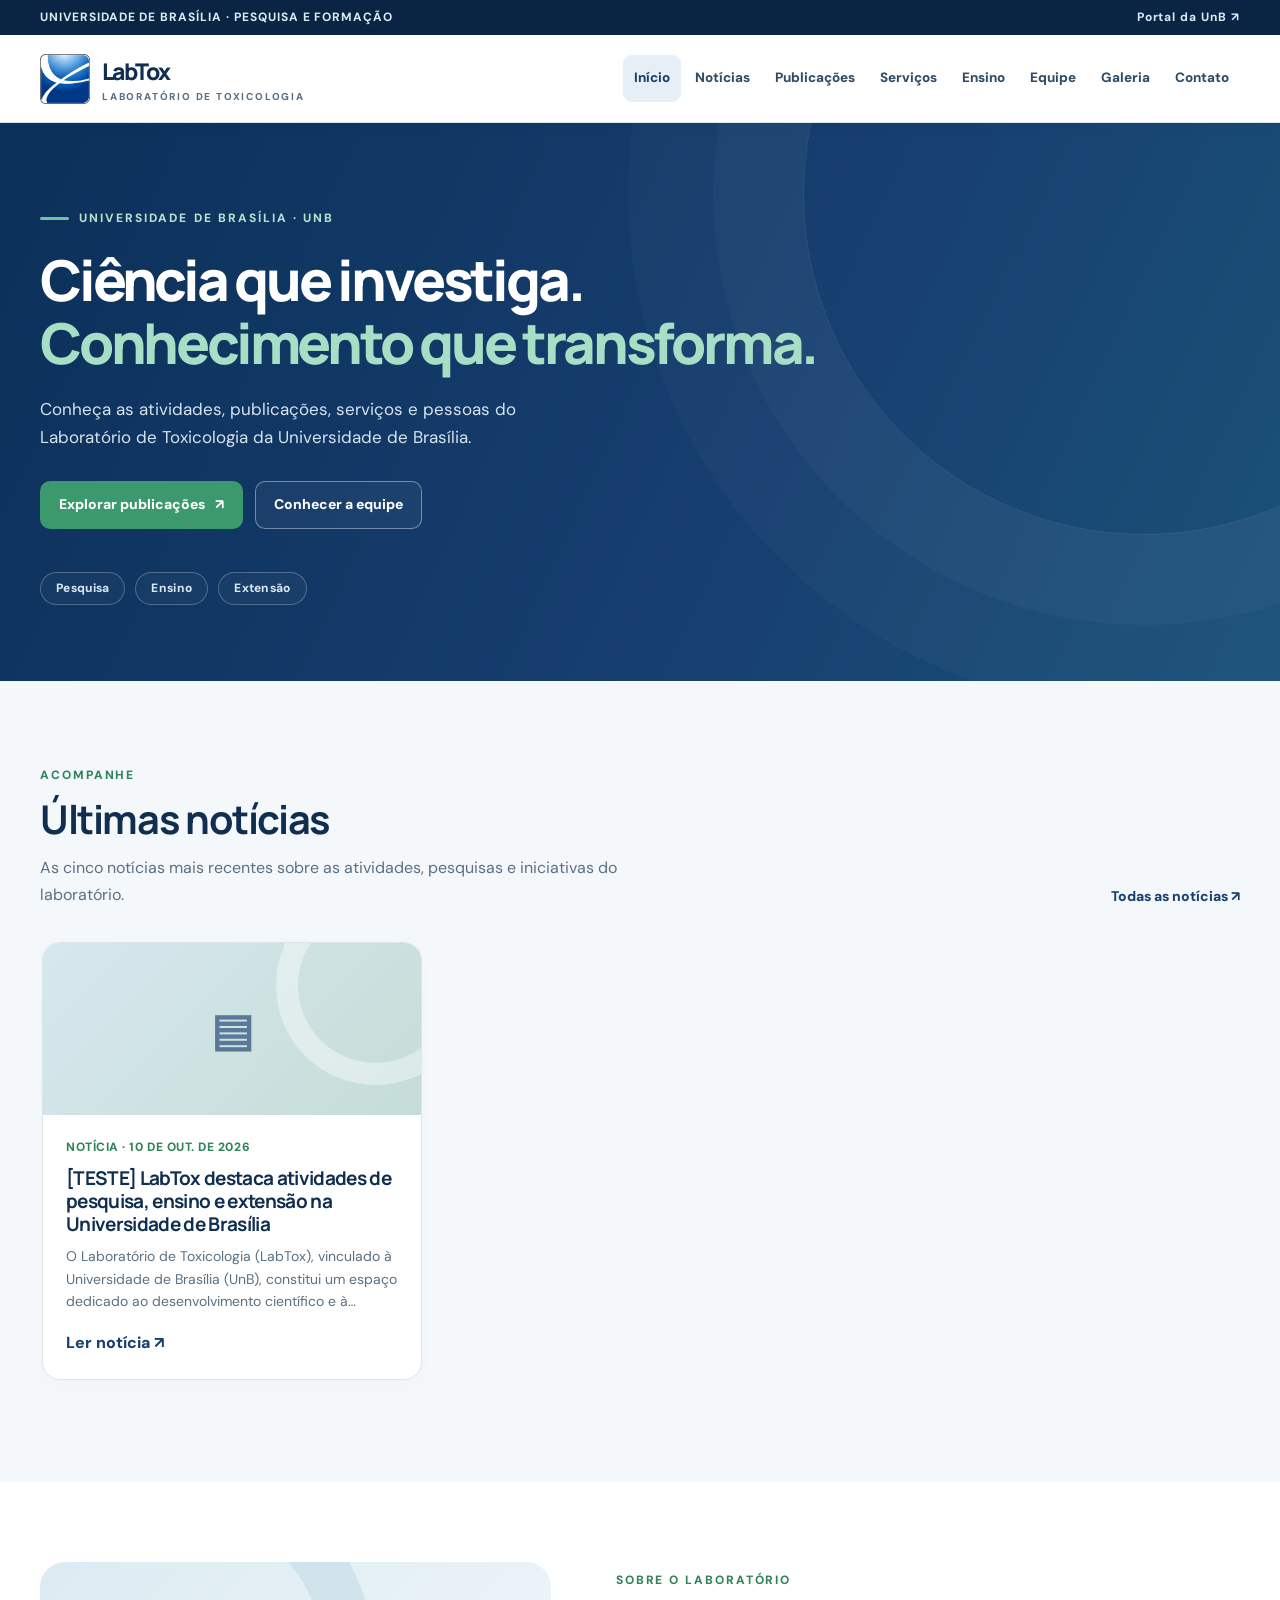
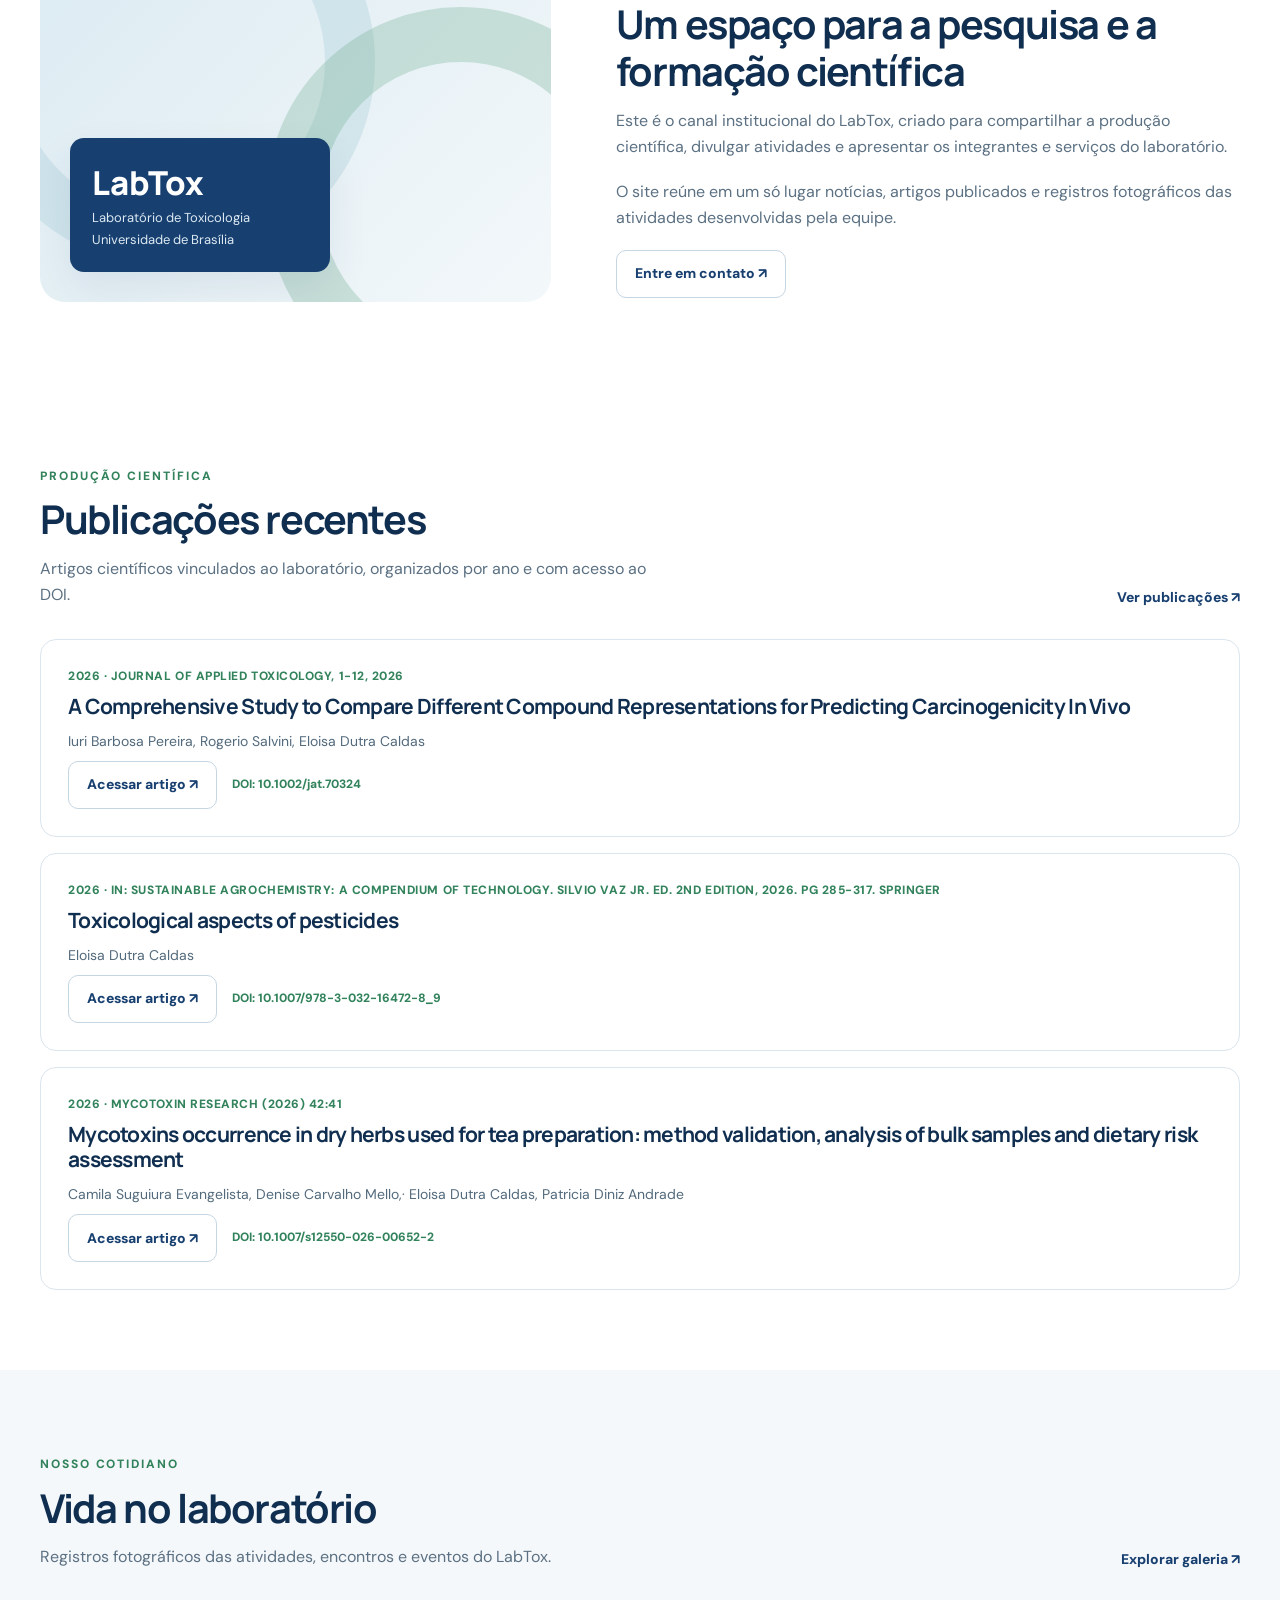
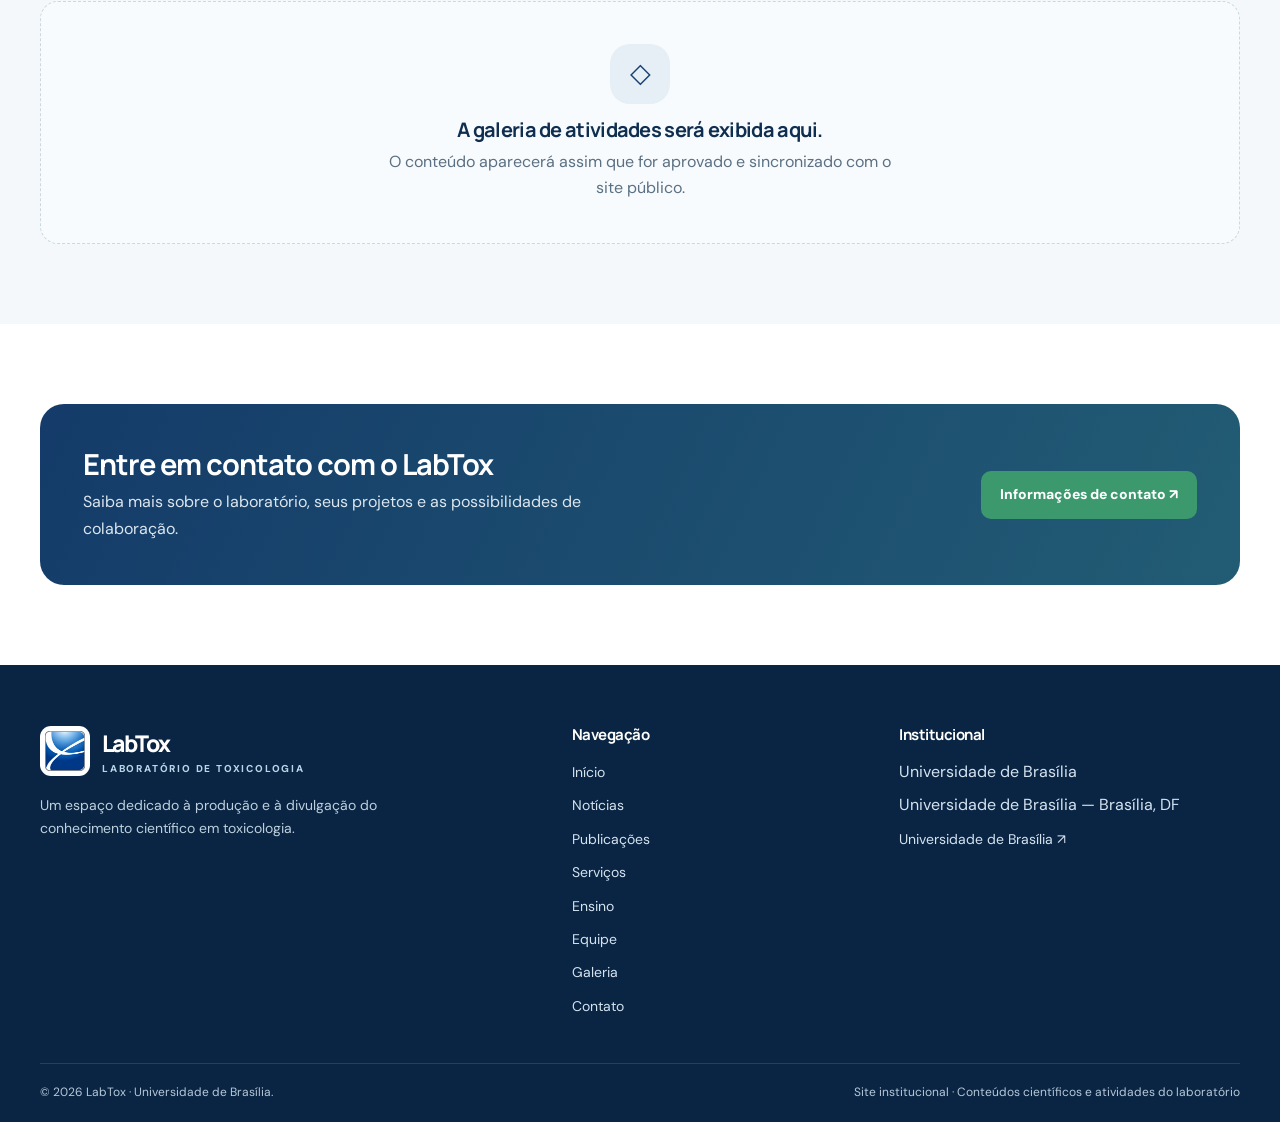
<file: index.html>
<!doctype html>
<html lang="pt-BR">
<head>
  <meta charset="utf-8">
  <meta name="viewport" content="width=device-width, initial-scale=1">
  <meta name="description" content="Site do Laboratório de Toxicologia da Universidade de Brasília.">
  <meta name="theme-color" content="#173f70">
  <title>Início | LabTox — Laboratório de Toxicologia</title>
  <link rel="icon" href="assets/favicon.svg" type="image/svg+xml">
  <link rel="stylesheet" href="css/style.css">
  <script defer src="js/config.js"></script>
  <script defer src="js/site.js"></script>
</head>
<body data-page="inicio">
  <div id="site-header"></div>
  <main id="main"><section class="hero" aria-labelledby="hero-title">
  <div class="container hero-grid hero-grid-simple">
    <div class="hero-copy">
      <span class="eyebrow">Universidade de Brasília · UnB</span>
      <h1 id="hero-title">Ciência que investiga.<br><em>Conhecimento que transforma.</em></h1>
      <p>Conheça as atividades, publicações, serviços e pessoas do Laboratório de Toxicologia da Universidade de Brasília.</p>
      <div class="actions"><a class="btn btn-green" href="publicacoes.html">Explorar publicações <span aria-hidden="true">↗</span></a><a class="btn btn-outline-light" href="equipe.html">Conhecer a equipe</a></div>
      <div class="hero-topics" aria-label="Pesquisa, ensino e extensão"><span>Pesquisa</span><span>Ensino</span><span>Extensão</span></div>
    </div>
  </div>
</section>
<section class="section section-soft" aria-labelledby="news-title">
  <div class="container">
    <div class="section-head"><div><span class="kicker">Acompanhe</span><h2 id="news-title">Últimas notícias</h2><p>As cinco notícias mais recentes sobre as atividades, pesquisas e iniciativas do laboratório.</p></div><a class="text-link" href="noticias.html">Todas as notícias ↗</a></div>
    <div class="news-carousel-shell">
      <div id="home-news" class="news-track" role="region" aria-roledescription="carrossel" aria-label="Cinco notícias mais recentes" tabindex="0">Carregando notícias…</div>
      <div class="news-carousel-toolbar" id="news-controls" hidden>
        <span id="home-news-status" class="news-status" aria-live="polite"></span>
        <div class="news-carousel-arrows"><button id="home-news-prev" type="button" aria-label="Notícia anterior" aria-controls="home-news">←</button><button id="home-news-next" type="button" aria-label="Próxima notícia" aria-controls="home-news">→</button></div>
      </div>
      <div id="home-news-dots" class="news-dots" aria-label="Escolher notícia"></div>
    </div>
  </div>
</section>
<section class="section"><div class="container intro-grid"><div class="intro-surface"><div class="intro-label"><strong>LabTox</strong><span>Laboratório de Toxicologia<br>Universidade de Brasília</span></div></div><div class="copy"><span class="kicker">Sobre o laboratório</span><h2>Um espaço para a pesquisa e a formação científica</h2><p>Este é o canal institucional do LabTox, criado para compartilhar a produção científica, divulgar atividades e apresentar os integrantes e serviços do laboratório.</p><p>O site reúne em um só lugar notícias, artigos publicados e registros fotográficos das atividades desenvolvidas pela equipe.</p><a class="btn btn-outline" href="contato.html">Entre em contato ↗</a></div></div></section>
<section class="section" aria-labelledby="papers-title"><div class="container"><div class="section-head"><div><span class="kicker">Produção científica</span><h2 id="papers-title">Publicações recentes</h2><p>Artigos científicos vinculados ao laboratório, organizados por ano e com acesso ao DOI.</p></div><a class="text-link" href="publicacoes.html">Ver publicações ↗</a></div><div id="home-papers" class="stack">Carregando publicações…</div></div></section>
<section class="section section-soft" aria-labelledby="albums-title"><div class="container"><div class="section-head"><div><span class="kicker">Nosso cotidiano</span><h2 id="albums-title">Vida no laboratório</h2><p>Registros fotográficos das atividades, encontros e eventos do LabTox.</p></div><a class="text-link" href="galeria.html">Explorar galeria ↗</a></div><div id="home-albums" class="card-grid">Carregando álbuns…</div></div></section>
<section class="section"><div class="container"><div class="cta-band"><div><h2>Entre em contato com o LabTox</h2><p>Saiba mais sobre o laboratório, seus projetos e as possibilidades de colaboração.</p></div><a class="btn btn-green" href="contato.html">Informações de contato ↗</a></div></div></section></main>
  <div id="site-footer"></div>
  <button id="back-top" class="back-top" type="button" aria-label="Voltar ao topo">↑</button>
</body>
</html>
</file>
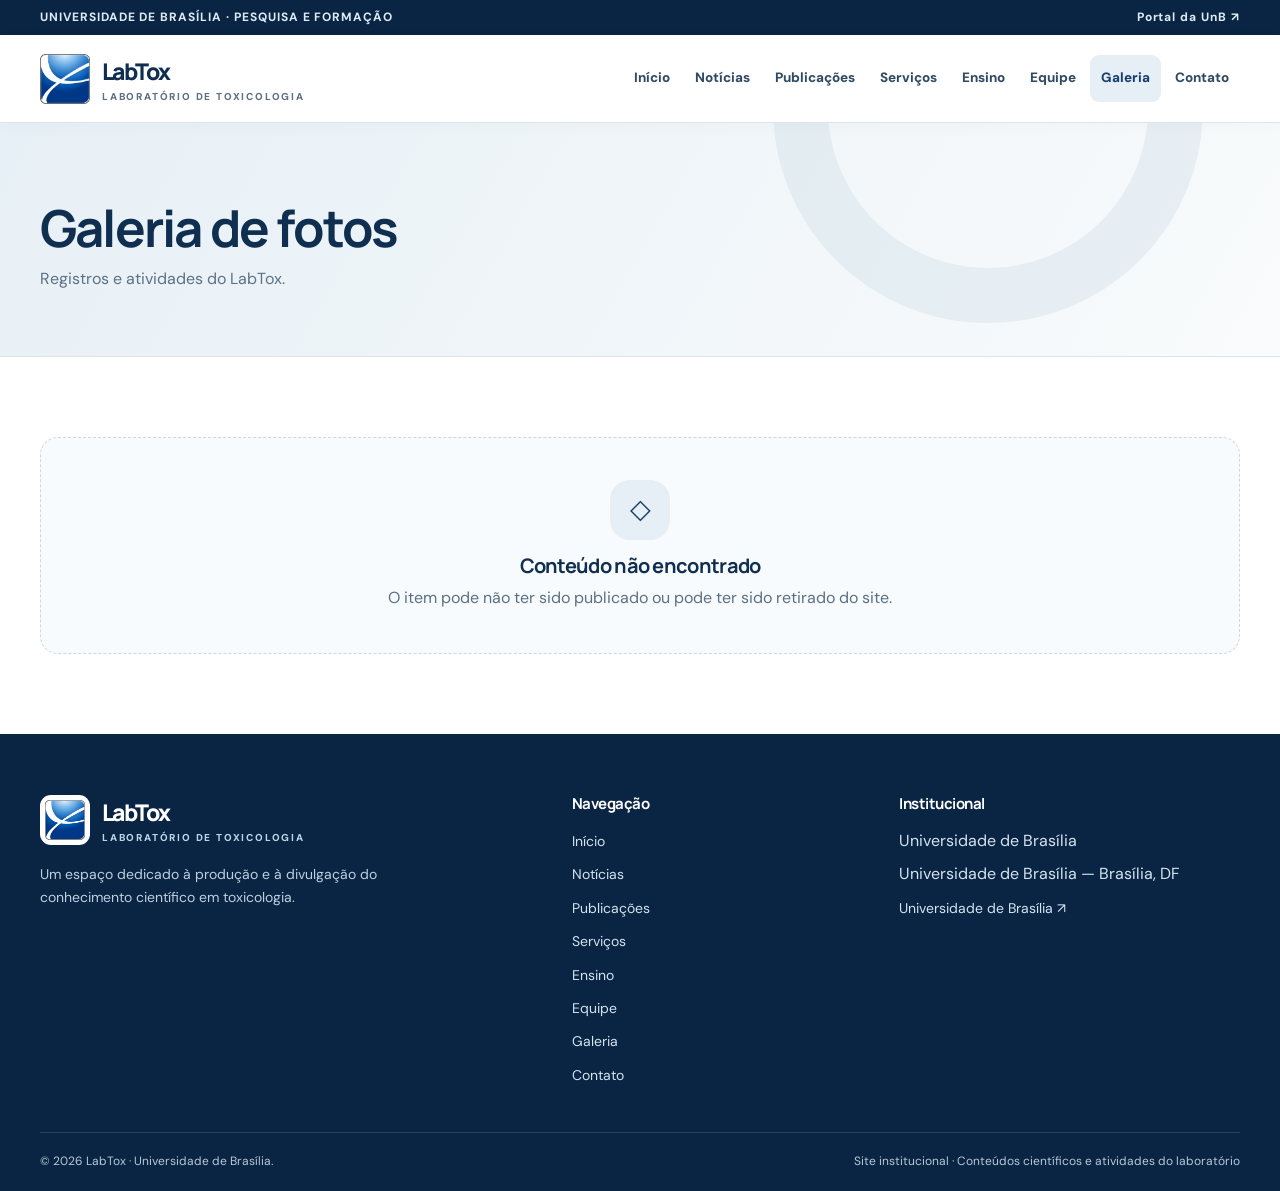
<file: album.html>
<!doctype html>
<html lang="pt-BR">
<head>
  <meta charset="utf-8">
  <meta name="viewport" content="width=device-width, initial-scale=1">
  <meta name="description" content="Galeria de fotos do Laboratório de Toxicologia.">
  <meta name="theme-color" content="#173f70">
  <title>Álbum de fotos | LabTox — Laboratório de Toxicologia</title>
  <link rel="icon" href="assets/favicon.svg" type="image/svg+xml">
  <link rel="stylesheet" href="css/style.css">
  <script defer src="js/config.js"></script>
  <script defer src="js/site.js"></script>
</head>
<body data-page="album">
  <div id="site-header"></div>
  <main id="main"><section class="page-hero"><div class="container"><div class="breadcrumb"><a href="index.html">Início</a><span aria-hidden="true">/</span>Galeria de fotos</div><h1>Galeria de fotos</h1><p>Registros e atividades do LabTox.</p></div></section><section class="section"><div class="container" id="detail-root">Carregando álbum…</div></section><div id="lightbox" class="lightbox" aria-hidden="true" role="dialog" aria-label="Fotografia ampliada"><button type="button" id="close-lightbox" aria-label="Fechar imagem">✕ Fechar</button><img id="lightbox-image" alt=""></div></main>
  <div id="site-footer"></div>
  <button id="back-top" class="back-top" type="button" aria-label="Voltar ao topo">↑</button>
</body>
</html>
</file>
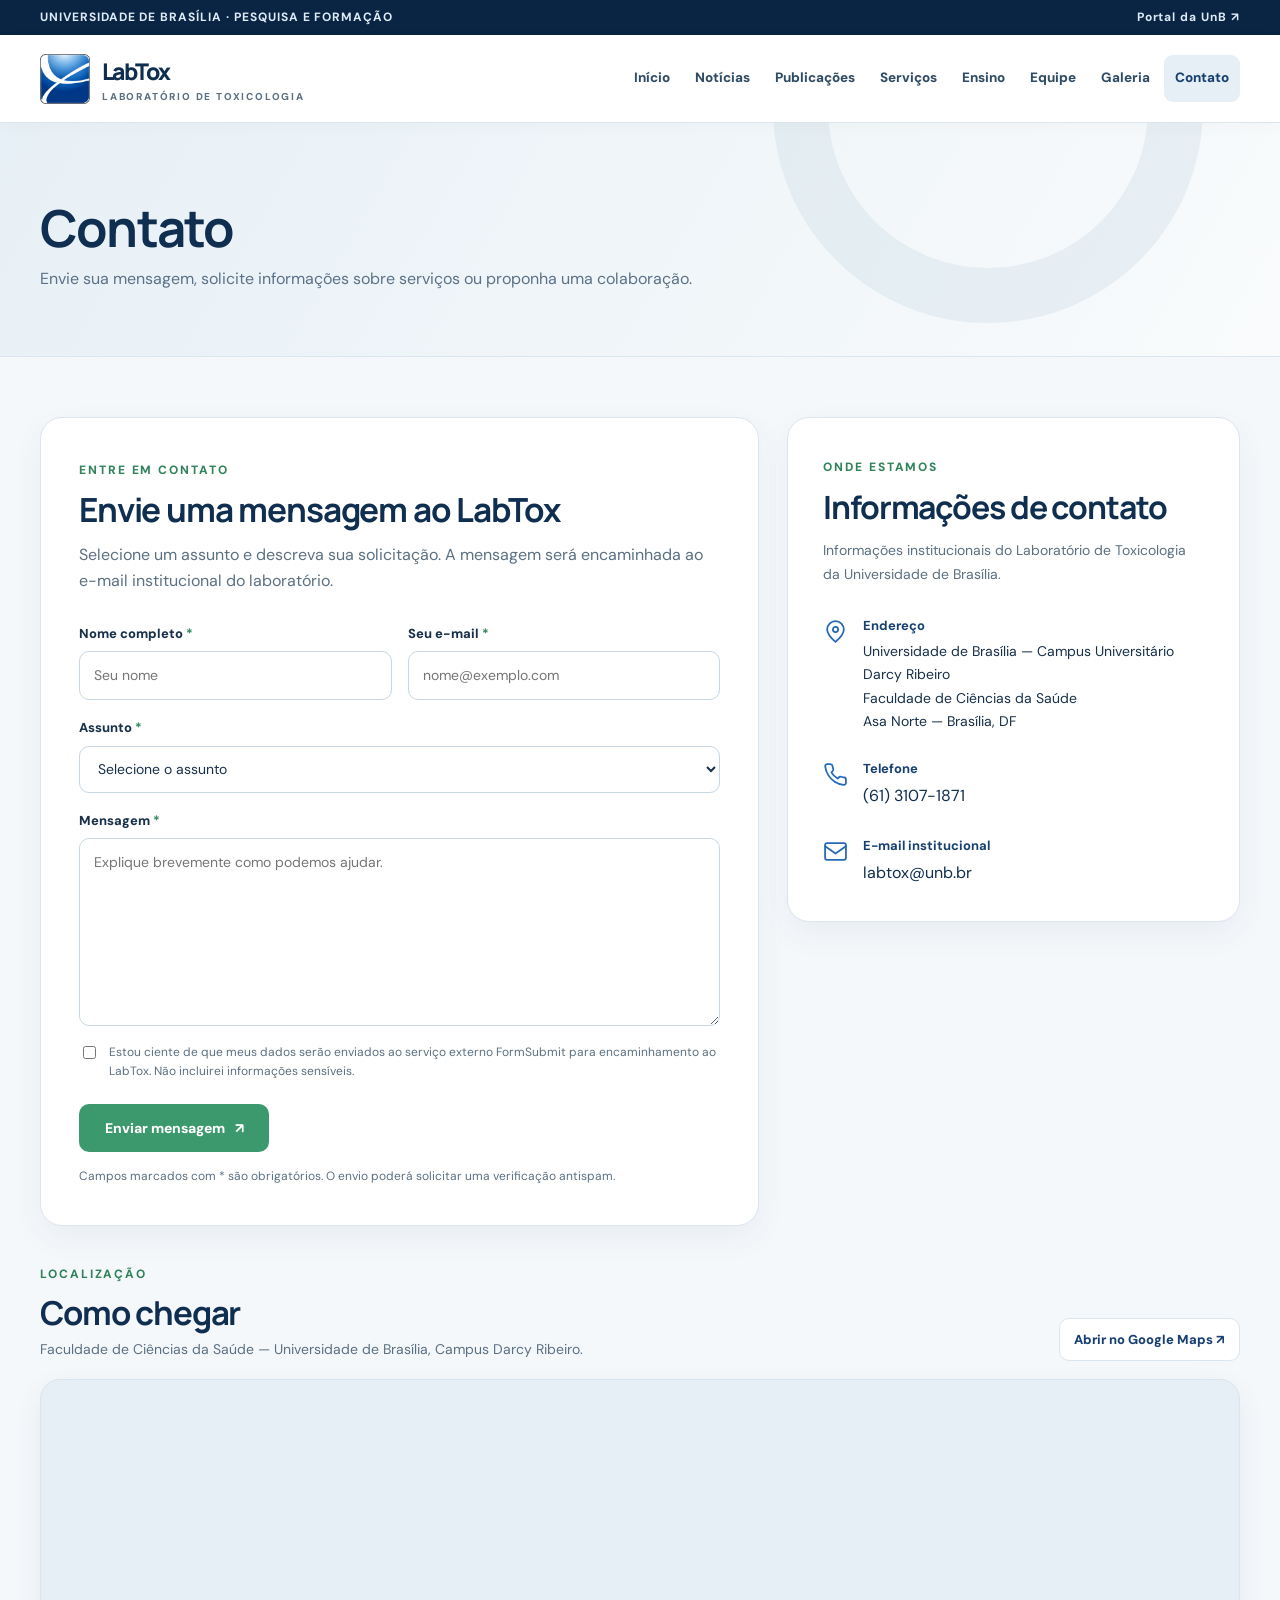
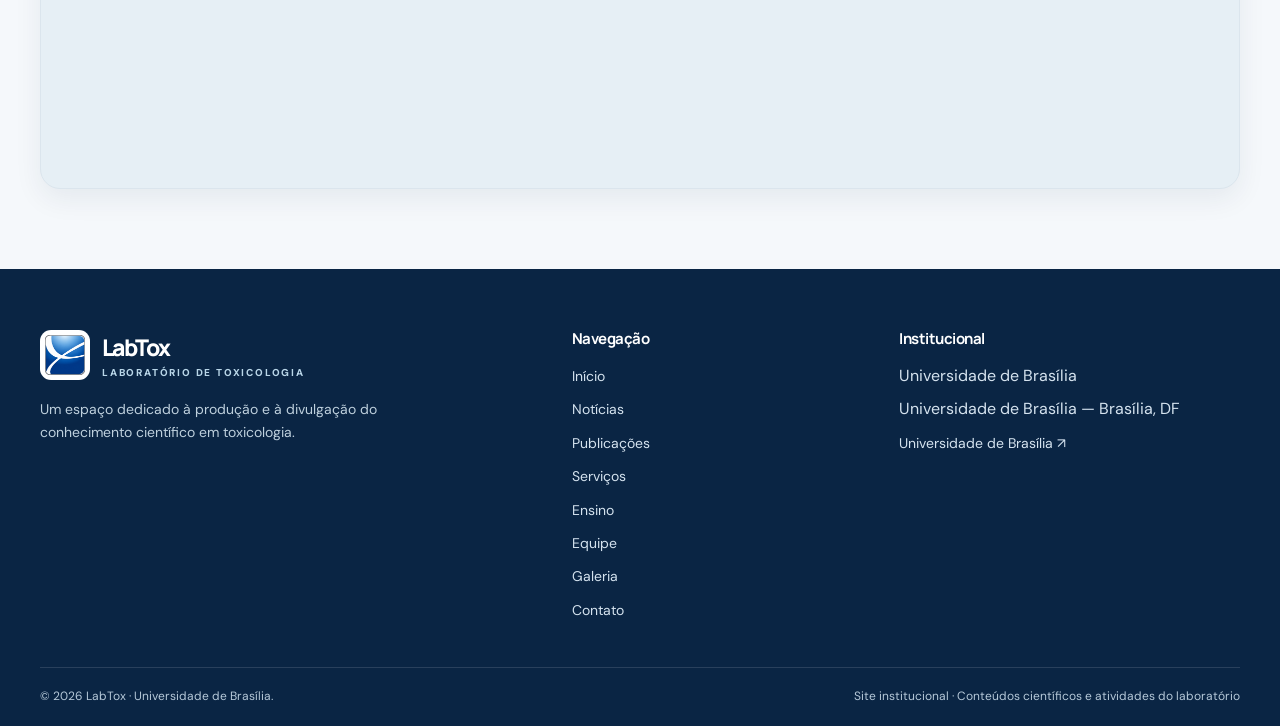
<file: contato.html>
<!doctype html>
<html lang="pt-BR">
<head>
  <meta charset="utf-8">
  <meta name="viewport" content="width=device-width, initial-scale=1">
  <meta name="description" content="Fale com o Laboratório de Toxicologia da Universidade de Brasília.">
  <meta name="theme-color" content="#173f70">
  <title>Contato | LabTox — Laboratório de Toxicologia</title>
  <link rel="icon" href="assets/favicon.svg" type="image/svg+xml">
  <link rel="stylesheet" href="css/style.css">
  <link rel="stylesheet" href="css/contato-localizacao.css">
  <script defer src="js/config.js"></script>
  <script defer src="js/site.js"></script>
</head>
<body data-page="contato">
  <div id="site-header"></div>
  <main id="main"><section class="page-hero"><div class="container"><div class="breadcrumb"><a href="index.html">Início</a><span aria-hidden="true">/</span>Contato</div><h1>Contato</h1><p>Envie sua mensagem, solicite informações sobre serviços ou proponha uma colaboração.</p></div></section><section class="section contact-main-section" aria-labelledby="contact-heading">
  <div class="container">
    <div class="contact-top-grid">
      <section class="contact-form-card" aria-labelledby="contact-heading">
        <span class="kicker">Entre em contato</span>
        <h2 id="contact-heading">Envie uma mensagem ao LabTox</h2>
        <p class="contact-intro">Selecione um assunto e descreva sua solicitação. A mensagem será encaminhada ao e-mail institucional do laboratório.</p>
        <form id="contact-form" action="https://formsubmit.co/labtox@unb.br" method="POST" accept-charset="UTF-8">
          <input type="hidden" name="_subject" id="form-subject" value="[LabTox] Contato pelo site">
          <input type="hidden" name="_next" value="https://barboss4.github.io/labtox-site/obrigado.html">
          <input type="hidden" name="_url" value="https://barboss4.github.io/labtox-site/contato.html">
          <input type="hidden" name="_template" value="table">
          <div class="form-honeypot" aria-hidden="true"><label for="form-honey">Deixe este campo vazio</label><input id="form-honey" name="_honey" type="text" tabindex="-1" autocomplete="off"></div>
          <div class="form-row">
            <div class="form-field"><label for="form-name">Nome completo <span aria-hidden="true">*</span></label><input id="form-name" type="text" name="nome" autocomplete="name" minlength="2" maxlength="120" required placeholder="Seu nome"></div>
            <div class="form-field"><label for="form-email">Seu e-mail <span aria-hidden="true">*</span></label><input id="form-email" type="email" name="email" autocomplete="email" maxlength="160" required placeholder="nome@exemplo.com"></div>
          </div>
          <div class="form-field"><label for="form-topic">Assunto <span aria-hidden="true">*</span></label><select id="form-topic" name="assunto" required>
              <option value="" selected disabled>Selecione o assunto</option>
              <option value="Serviços">Serviços e análises</option>
              <option value="Parcerias">Parcerias e colaborações</option>
              <option value="Projetos de pesquisa">Projetos de pesquisa</option>
              <option value="Orientação acadêmica">Orientação acadêmica e estágios</option>
              <option value="Eventos e visitas">Eventos e visitas técnicas</option>
              <option value="Informações gerais">Informações gerais</option>
              <option value="Outros assuntos">Outros assuntos</option>
            </select></div>
          <div class="form-field"><label for="form-message">Mensagem <span aria-hidden="true">*</span></label><textarea id="form-message" name="mensagem" rows="7" minlength="10" maxlength="5000" required placeholder="Explique brevemente como podemos ajudar."></textarea></div>
          <label class="privacy-note"><input type="checkbox" required><span>Estou ciente de que meus dados serão enviados ao serviço externo FormSubmit para encaminhamento ao LabTox. Não incluirei informações sensíveis.</span></label>
          <button class="btn btn-green contact-submit" type="submit">Enviar mensagem <span aria-hidden="true">↗</span></button>
          <p class="form-footnote">Campos marcados com * são obrigatórios. O envio poderá solicitar uma verificação antispam.</p>
        </form>
      </section>
      <aside class="contact-location-details" aria-labelledby="contact-location-heading">
        <span class="kicker">Onde estamos</span>
        <h2 id="contact-location-heading">Informações de contato</h2>
        <p class="contact-location-lead">Informações institucionais do Laboratório de Toxicologia da Universidade de Brasília.</p>
        <ul class="contact-location-list">
          <li>
            <svg class="contact-location-icon" viewBox="0 0 24 24" fill="none" stroke="currentColor" stroke-width="1.7" stroke-linecap="round" stroke-linejoin="round" aria-hidden="true"><path d="M20 10c0 5-8 12-8 12S4 15 4 10a8 8 0 1 1 16 0Z"/><circle cx="12" cy="10" r="2.5"/></svg>
            <div><strong>Endereço</strong><address>Universidade de Brasília — Campus Universitário Darcy Ribeiro<br>Faculdade de Ciências da Saúde<br>Asa Norte — Brasília, DF</address></div>
          </li>
          <li>
            <svg class="contact-location-icon" viewBox="0 0 24 24" fill="none" stroke="currentColor" stroke-width="1.7" stroke-linecap="round" stroke-linejoin="round" aria-hidden="true"><path d="M22 16.92v3a2 2 0 0 1-2.18 2 19.79 19.79 0 0 1-8.63-3.07 19.5 19.5 0 0 1-6-6A19.79 19.79 0 0 1 2.11 4.2 2 2 0 0 1 4.1 2h3a2 2 0 0 1 2 1.72c.13.96.36 1.91.68 2.81a2 2 0 0 1-.45 2.11L8.06 9.91a16 16 0 0 0 6 6l1.27-1.27a2 2 0 0 1 2.11-.45c.9.32 1.85.55 2.81.68A2 2 0 0 1 22 16.92Z"/></svg>
            <div><strong>Telefone</strong><a href="tel:+556131071871">(61) 3107-1871</a></div>
          </li>
          <li>
            <svg class="contact-location-icon" viewBox="0 0 24 24" fill="none" stroke="currentColor" stroke-width="1.7" stroke-linecap="round" stroke-linejoin="round" aria-hidden="true"><rect x="2" y="4" width="20" height="16" rx="2"/><path d="m2 7 10 7 10-7"/></svg>
            <div><strong>E-mail institucional</strong><a href="mailto:labtox@unb.br">labtox@unb.br</a></div>
          </li>
        </ul>
      </aside>
    </div>
    <section class="contact-map-section" aria-labelledby="contact-map-heading">
      <div class="contact-map-header">
        <div><span class="kicker">Localização</span><h2 id="contact-map-heading">Como chegar</h2><p>Faculdade de Ciências da Saúde — Universidade de Brasília, Campus Darcy Ribeiro.</p></div>
        <a class="contact-map-open" href="https://www.google.com/maps/search/?api=1&amp;query=Faculdade%20de%20Ci%C3%AAncias%20da%20Sa%C3%BAde%2C%20Universidade%20de%20Bras%C3%ADlia" target="_blank" rel="noopener noreferrer">Abrir no Google Maps ↗</a>
      </div>
      <div class="contact-location-map">
        <iframe src="https://www.google.com/maps/embed?pb=!1m18!1m12!1m3!1d3839.6684085954207!2d-47.86879602487036!3d-15.768671284868121!2m3!1f0!2f0!3f0!3m2!1i1024!2i768!4f13.1!3m3!1m2!1s0x935a3ba374d75733%3A0x5e786638d67ecbc0!2sFaculdade%20de%20Ci%C3%AAncias%20da%20Sa%C3%BAde%2C%20Universidade%20de%20Bras%C3%ADlia!5e0!3m2!1spt-BR!2sbr!4v1791828515423!5m2!1spt-BR!2sbr" title="Localização da Faculdade de Ciências da Saúde, Universidade de Brasília, no Google Maps" loading="lazy" referrerpolicy="strict-origin-when-cross-origin" allowfullscreen></iframe>
      </div>
    </section>
  </div>
</section></main>
  <div id="site-footer"></div>
  <button id="back-top" class="back-top" type="button" aria-label="Voltar ao topo">↑</button>
</body>
</html>
</file>
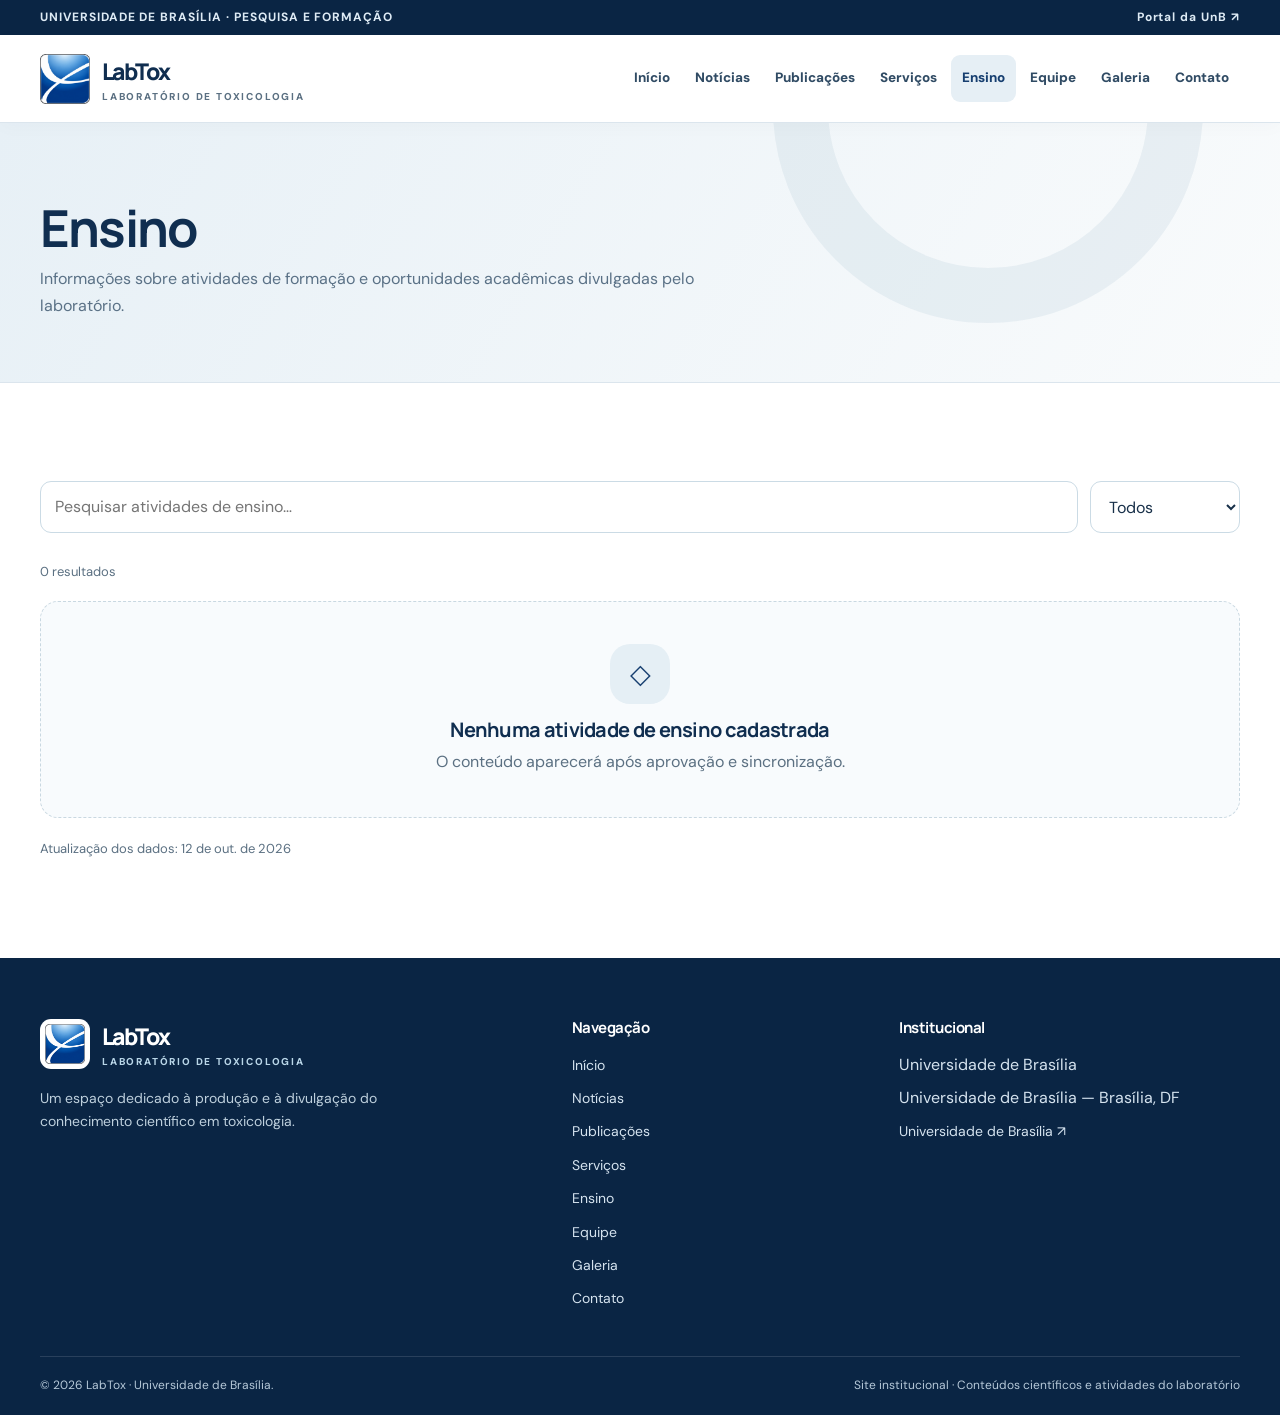
<file: ensino.html>
<!doctype html>
<html lang="pt-BR">
<head>
  <meta charset="utf-8">
  <meta name="viewport" content="width=device-width, initial-scale=1">
  <meta name="description" content="Atividades de ensino e formação do Laboratório de Toxicologia.">
  <meta name="theme-color" content="#173f70">
  <title>Ensino | LabTox — Laboratório de Toxicologia</title>
  <link rel="icon" href="assets/favicon.svg" type="image/svg+xml">
  <link rel="stylesheet" href="css/style.css">
  <script defer src="js/config.js"></script>
  <script defer src="js/site.js"></script>
</head>
<body data-page="ensino">
  <div id="site-header"></div>
  <main id="main"><section class="page-hero"><div class="container"><div class="breadcrumb"><a href="index.html">Início</a><span aria-hidden="true">/</span>Ensino</div><h1>Ensino</h1><p>Informações sobre atividades de formação e oportunidades acadêmicas divulgadas pelo laboratório.</p></div></section><section class="section"><div class="container"><p id="data-warning" class="results-count" role="status"></p><div class="filters"><label class="sr-only" for="search">Pesquisar</label><input id="search" class="filter-input" type="search" placeholder="Pesquisar atividades de ensino…" autocomplete="off"><label class="sr-only" for="filter">Categoria</label><select id="filter" class="filter-select" aria-label="Categoria"><option value="">Todos</option></select></div><p class="results-count" id="results-count" aria-live="polite"></p><div id="teaching-list" class="card-grid" aria-live="polite">Carregando conteúdo…</div><p id="updated-at" class="results-count" style="margin-top:20px"></p></div></section></main>
  <div id="site-footer"></div>
  <button id="back-top" class="back-top" type="button" aria-label="Voltar ao topo">↑</button>
</body>
</html>
</file>
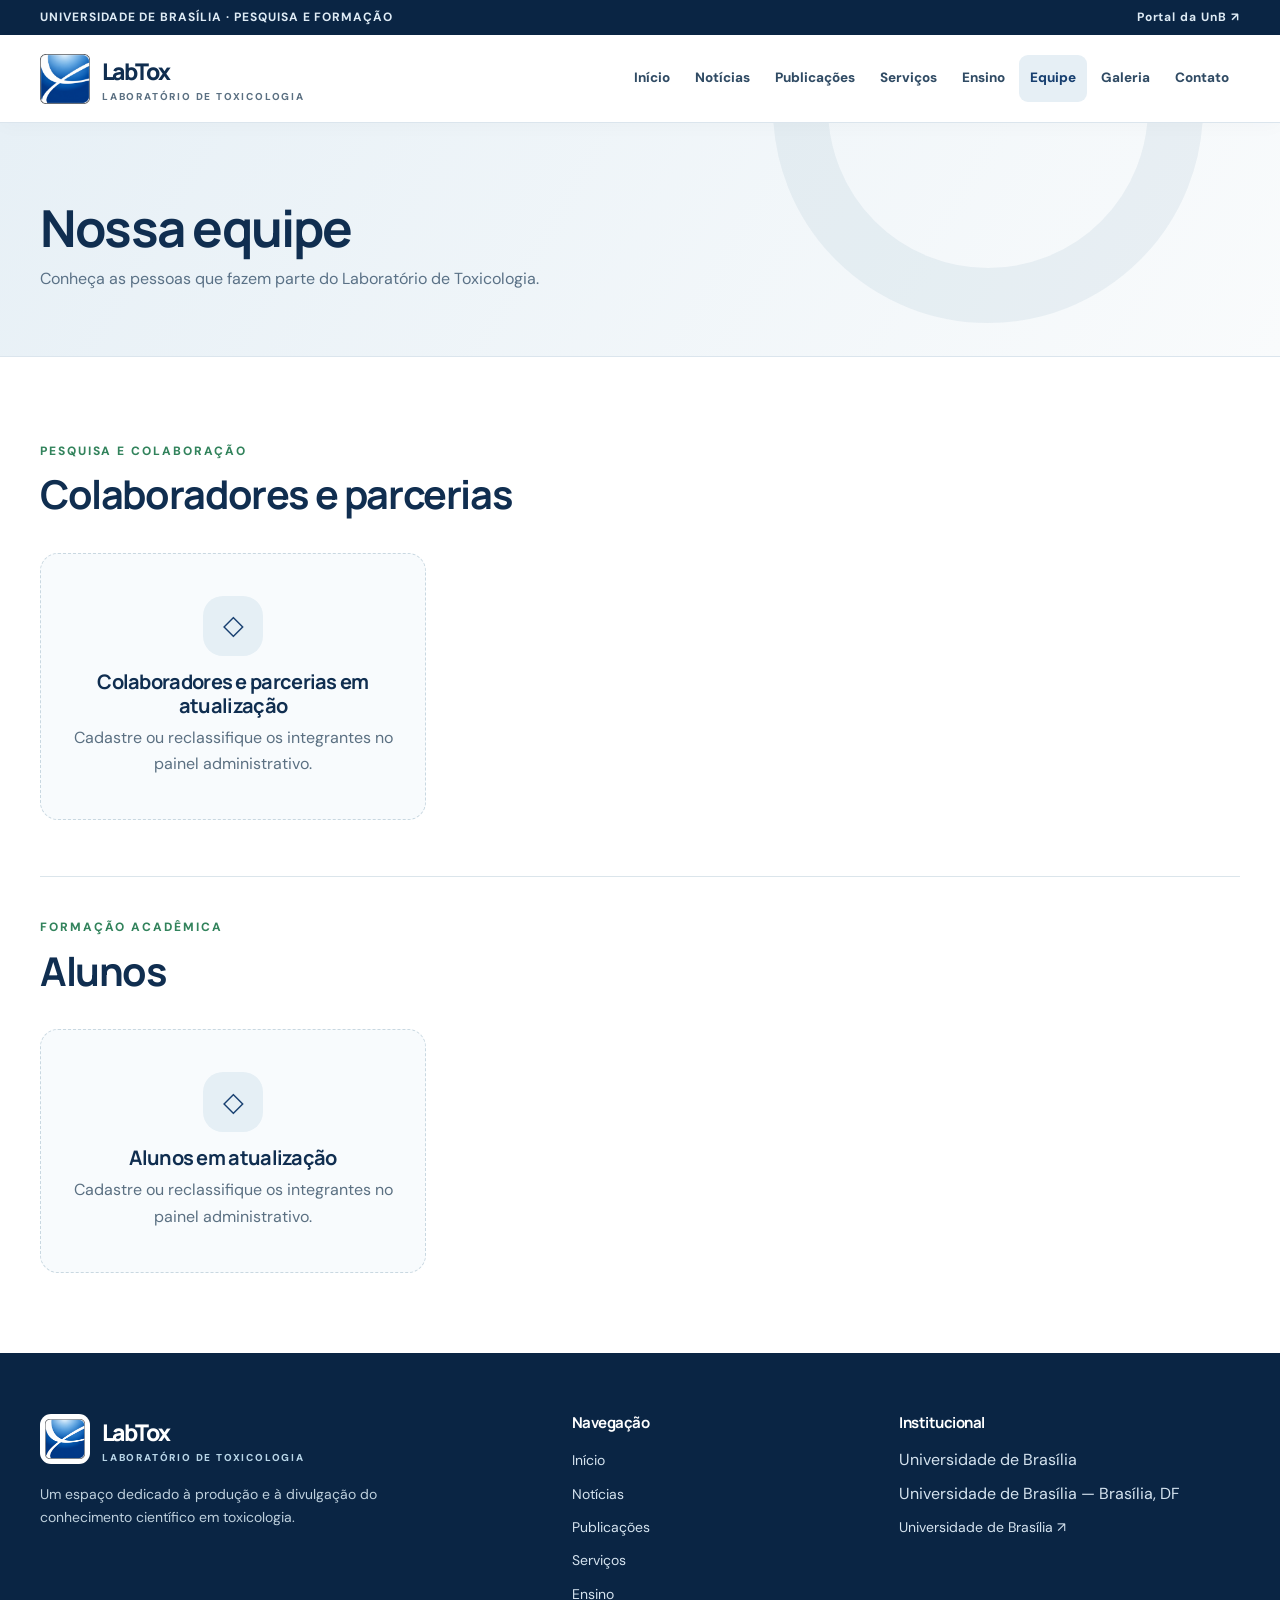
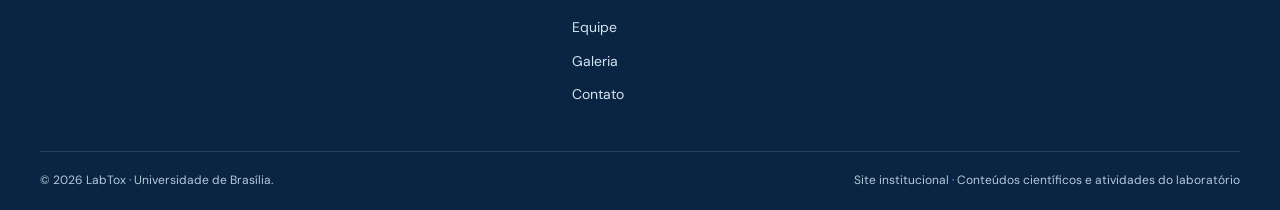
<file: equipe.html>
<!doctype html>
<html lang="pt-BR">
<head>
  <meta charset="utf-8">
  <meta name="viewport" content="width=device-width, initial-scale=1">
  <meta name="description" content="Conheça os integrantes do Laboratório de Toxicologia.">
  <meta name="theme-color" content="#173f70">
  <title>Equipe | LabTox — Laboratório de Toxicologia</title>
  <link rel="icon" href="assets/favicon.svg" type="image/svg+xml">
  <link rel="stylesheet" href="css/style.css">
  <script defer src="js/config.js"></script>
  <script defer src="js/site.js"></script>
</head>
<body data-page="equipe">
  <div id="site-header"></div>
  <main id="main"><section class="page-hero"><div class="container"><div class="breadcrumb"><a href="index.html">Início</a><span aria-hidden="true">/</span>Nossa equipe</div><h1>Nossa equipe</h1><p>Conheça as pessoas que fazem parte do Laboratório de Toxicologia.</p></div></section><section class="section"><div class="container"><section class="team-section" aria-labelledby="partners-title"><div class="section-head"><div><span class="kicker">Pesquisa e colaboração</span><h2 id="partners-title">Colaboradores e parcerias</h2></div></div><div id="team-partners" class="card-grid">Carregando…</div></section><section class="team-section" aria-labelledby="students-title"><div class="section-head"><div><span class="kicker">Formação acadêmica</span><h2 id="students-title">Alunos</h2></div></div><div id="team-students" class="card-grid">Carregando…</div></section></div></section></main>
  <div id="site-footer"></div>
  <button id="back-top" class="back-top" type="button" aria-label="Voltar ao topo">↑</button>
</body>
</html>
</file>
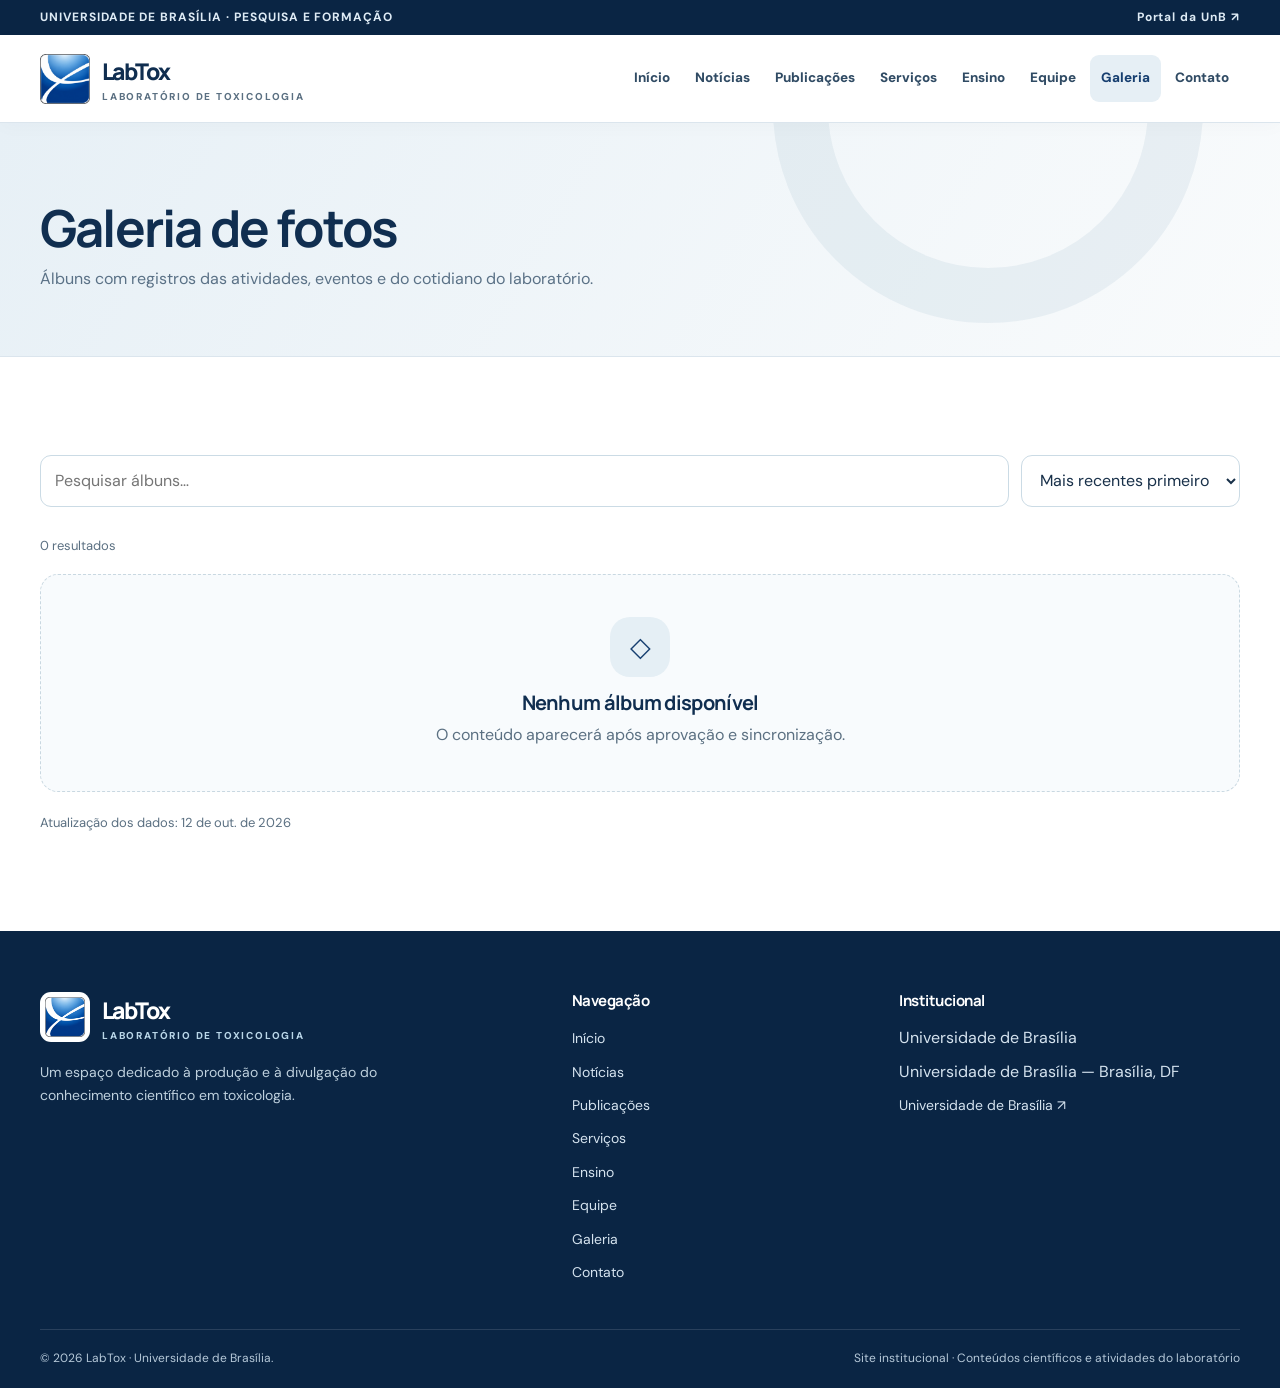
<file: galeria.html>
<!doctype html>
<html lang="pt-BR">
<head>
  <meta charset="utf-8">
  <meta name="viewport" content="width=device-width, initial-scale=1">
  <meta name="description" content="Fotos e álbuns do cotidiano do Laboratório de Toxicologia.">
  <meta name="theme-color" content="#173f70">
  <title>Galeria | LabTox — Laboratório de Toxicologia</title>
  <link rel="icon" href="assets/favicon.svg" type="image/svg+xml">
  <link rel="stylesheet" href="css/style.css">
  <script defer src="js/config.js"></script>
  <script defer src="js/site.js"></script>
</head>
<body data-page="galeria">
  <div id="site-header"></div>
  <main id="main"><section class="page-hero"><div class="container"><div class="breadcrumb"><a href="index.html">Início</a><span aria-hidden="true">/</span>Galeria de fotos</div><h1>Galeria de fotos</h1><p>Álbuns com registros das atividades, eventos e do cotidiano do laboratório.</p></div></section><section class="section"><div class="container"><p id="data-warning" class="results-count" role="status"></p><div class="filters"><label class="sr-only" for="search">Pesquisar</label><input id="search" class="filter-input" type="search" placeholder="Pesquisar álbuns…" autocomplete="off"><label for="album-order" class="sr-only">Ordem dos álbuns</label><select id="album-order" class="filter-select" aria-label="Ordem dos álbuns"><option value="desc">Mais recentes primeiro</option><option value="asc">Mais antigos primeiro</option></select></div><p class="results-count" id="results-count" aria-live="polite"></p><div id="albums-list" class="card-grid" aria-live="polite">Carregando conteúdo…</div><p id="updated-at" class="results-count" style="margin-top:20px"></p></div></section></main>
  <div id="site-footer"></div>
  <button id="back-top" class="back-top" type="button" aria-label="Voltar ao topo">↑</button>
</body>
</html>
</file>
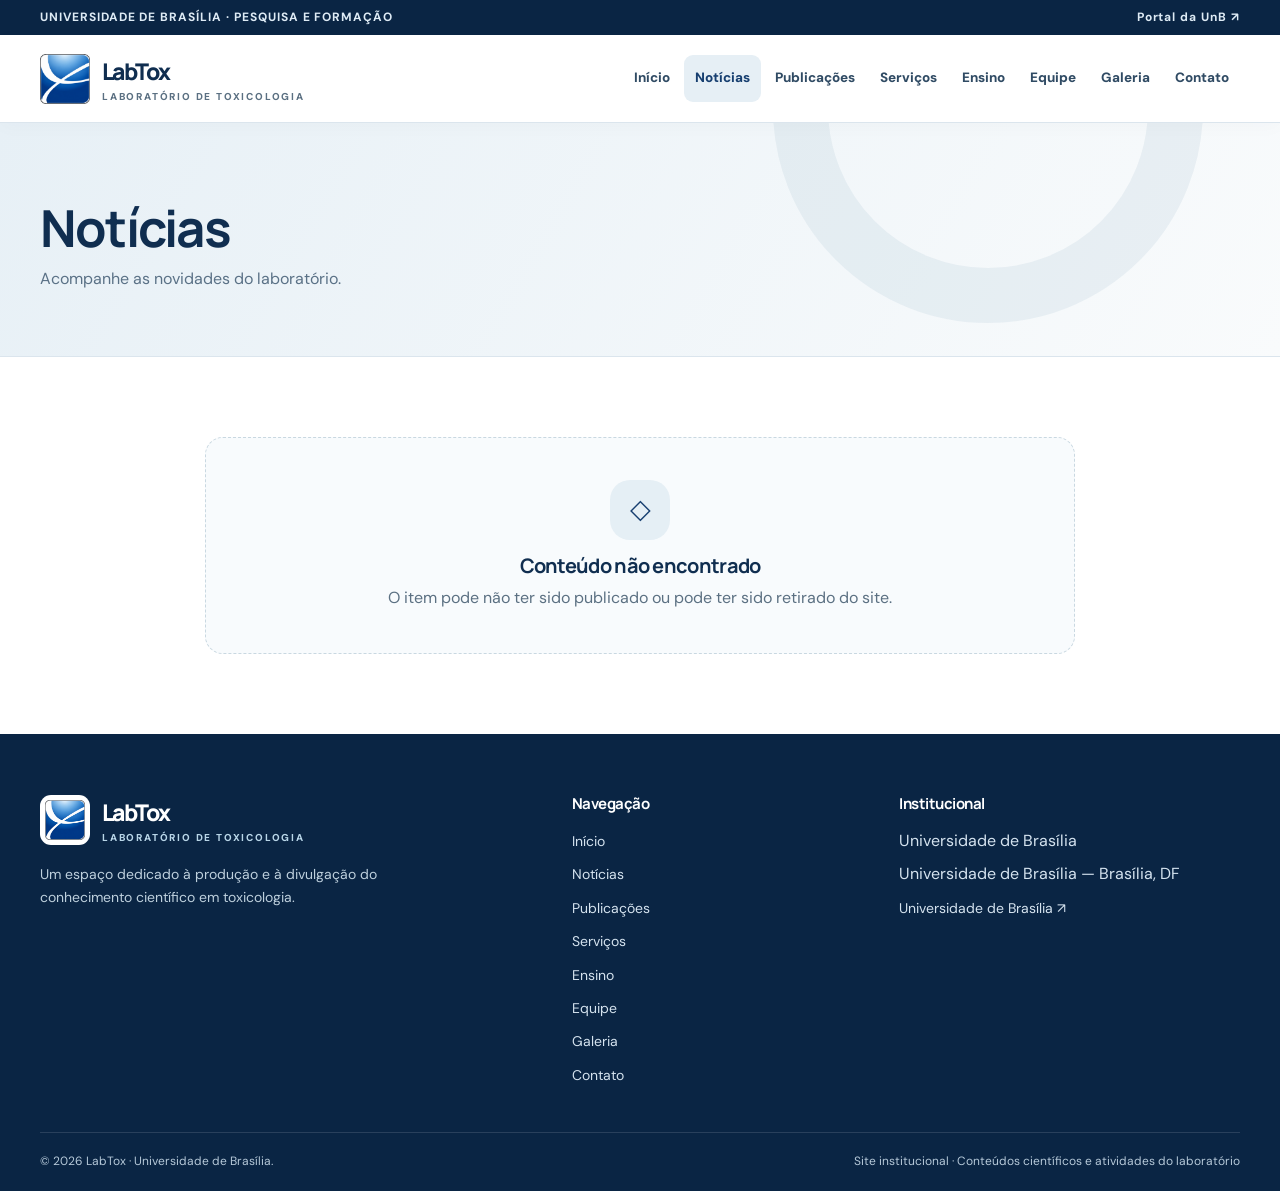
<file: noticia.html>
<!doctype html>
<html lang="pt-BR">
<head>
  <meta charset="utf-8">
  <meta name="viewport" content="width=device-width, initial-scale=1">
  <meta name="description" content="Leia notícias do Laboratório de Toxicologia.">
  <meta name="theme-color" content="#173f70">
  <title>Notícia | LabTox — Laboratório de Toxicologia</title>
  <link rel="icon" href="assets/favicon.svg" type="image/svg+xml">
  <link rel="stylesheet" href="css/style.css">
  <script defer src="js/config.js"></script>
  <script defer src="js/site.js"></script>
</head>
<body data-page="noticia">
  <div id="site-header"></div>
  <main id="main"><section class="page-hero"><div class="container"><div class="breadcrumb"><a href="index.html">Início</a><span aria-hidden="true">/</span>Notícias</div><h1>Notícias</h1><p>Acompanhe as novidades do laboratório.</p></div></section><section class="section"><div class="container"><article class="detail" id="detail-root">Carregando notícia…</article></div></section></main>
  <div id="site-footer"></div>
  <button id="back-top" class="back-top" type="button" aria-label="Voltar ao topo">↑</button>
</body>
</html>
</file>
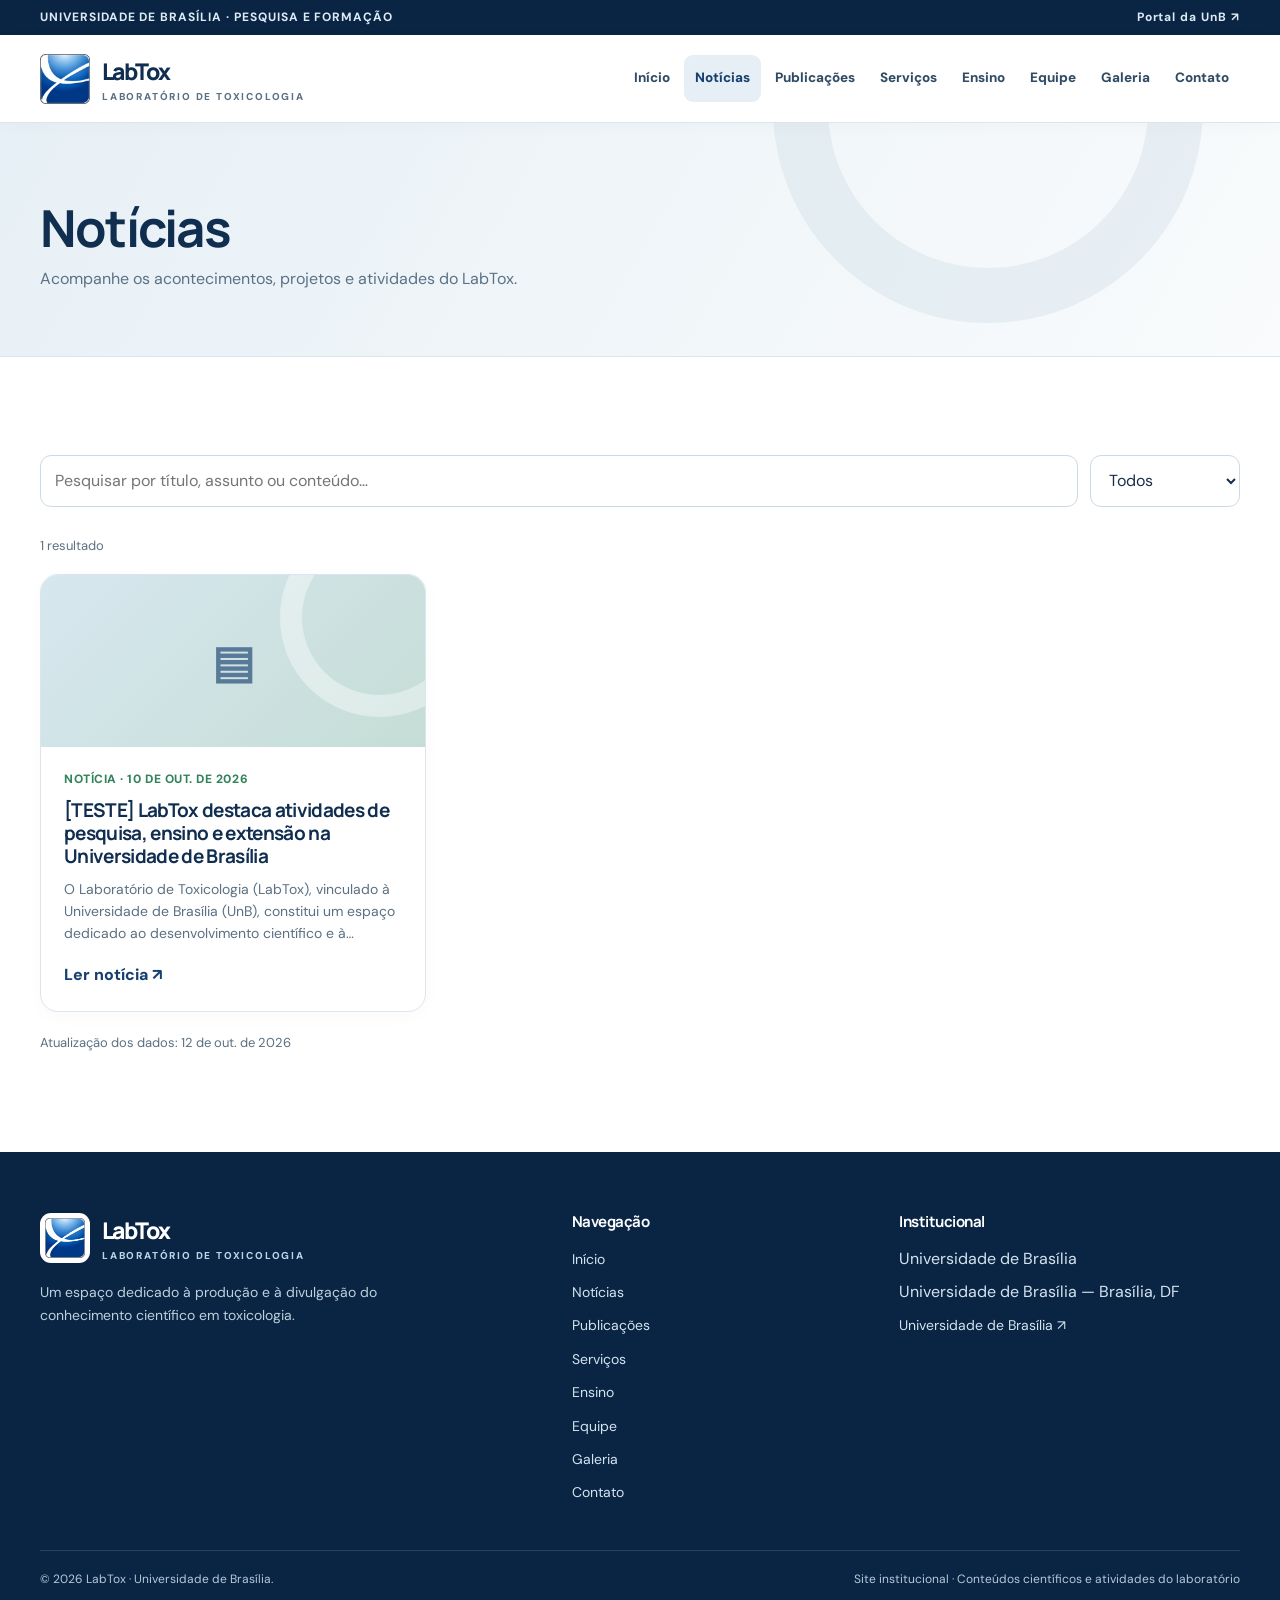
<file: noticias.html>
<!doctype html>
<html lang="pt-BR">
<head>
  <meta charset="utf-8">
  <meta name="viewport" content="width=device-width, initial-scale=1">
  <meta name="description" content="Novidades e atividades do Laboratório de Toxicologia.">
  <meta name="theme-color" content="#173f70">
  <title>Notícias | LabTox — Laboratório de Toxicologia</title>
  <link rel="icon" href="assets/favicon.svg" type="image/svg+xml">
  <link rel="stylesheet" href="css/style.css">
  <script defer src="js/config.js"></script>
  <script defer src="js/site.js"></script>
</head>
<body data-page="noticias">
  <div id="site-header"></div>
  <main id="main"><section class="page-hero"><div class="container"><div class="breadcrumb"><a href="index.html">Início</a><span aria-hidden="true">/</span>Notícias</div><h1>Notícias</h1><p>Acompanhe os acontecimentos, projetos e atividades do LabTox.</p></div></section><section class="section"><div class="container"><p id="data-warning" class="results-count" role="status"></p><div class="filters"><label class="sr-only" for="search">Pesquisar</label><input id="search" class="filter-input" type="search" placeholder="Pesquisar por título, assunto ou conteúdo…" autocomplete="off"><label class="sr-only" for="filter">Categoria</label><select id="filter" class="filter-select" aria-label="Categoria"><option value="">Todos</option></select></div><p class="results-count" id="results-count" aria-live="polite"></p><div id="news-list" class="card-grid" aria-live="polite">Carregando conteúdo…</div><p id="updated-at" class="results-count" style="margin-top:20px"></p></div></section></main>
  <div id="site-footer"></div>
  <button id="back-top" class="back-top" type="button" aria-label="Voltar ao topo">↑</button>
</body>
</html>
</file>
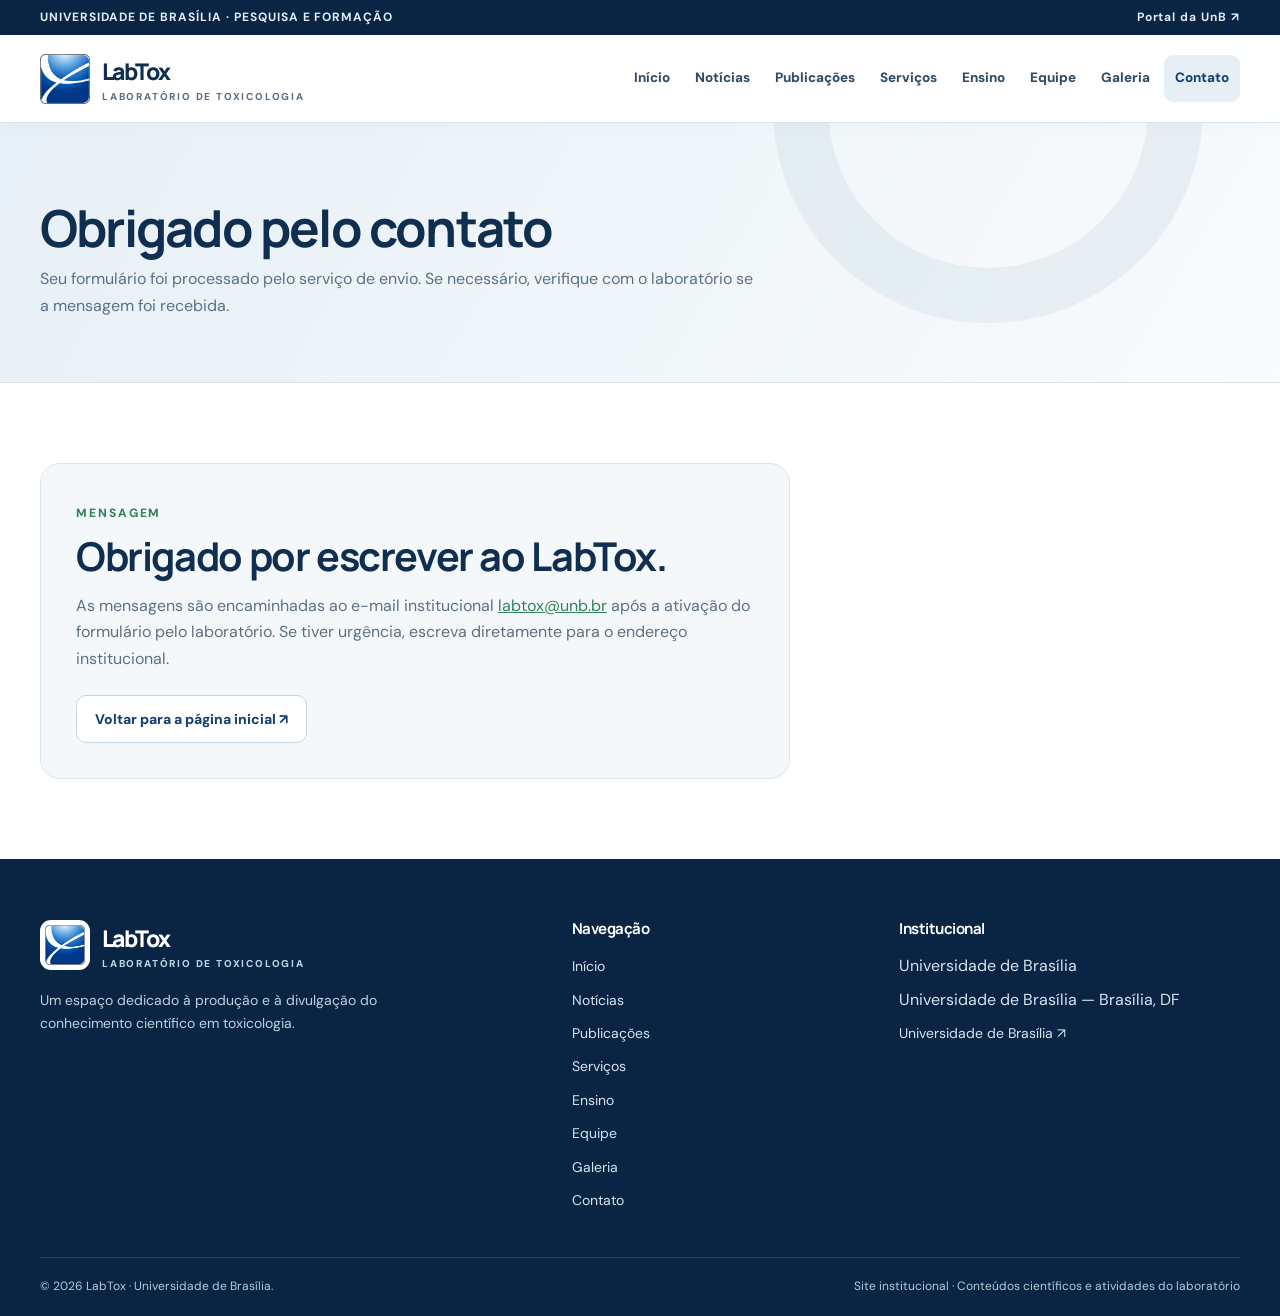
<file: obrigado.html>
<!doctype html>
<html lang="pt-BR">
<head>
  <meta charset="utf-8"><meta name="viewport" content="width=device-width, initial-scale=1">
  <meta name="robots" content="noindex"><meta name="theme-color" content="#173f70">
  <title>Mensagem enviada | LabTox</title>
  <link rel="icon" href="assets/favicon.svg" type="image/svg+xml"><link rel="stylesheet" href="css/style.css">
  <script defer src="js/config.js"></script><script defer src="js/site.js"></script>
</head>
<body data-page="contato"><div id="site-header"></div><main id="main">
  <section class="page-hero"><div class="container"><div class="breadcrumb"><a href="index.html">Início</a><span aria-hidden="true">/</span><a href="contato.html">Contato</a></div><h1>Obrigado pelo contato</h1><p>Seu formulário foi processado pelo serviço de envio. Se necessário, verifique com o laboratório se a mensagem foi recebida.</p></div></section>
  <section class="section"><div class="container"><div class="thanks-card"><span class="kicker">Mensagem</span><h2>Obrigado por escrever ao LabTox.</h2><p>As mensagens são encaminhadas ao e-mail institucional <a href="mailto:labtox@unb.br">labtox@unb.br</a> após a ativação do formulário pelo laboratório. Se tiver urgência, escreva diretamente para o endereço institucional.</p><a class="btn btn-outline" href="index.html">Voltar para a página inicial ↗</a></div></div></section>
</main><div id="site-footer"></div><button id="back-top" class="back-top" type="button" aria-label="Voltar ao topo">↑</button></body></html>
</file>
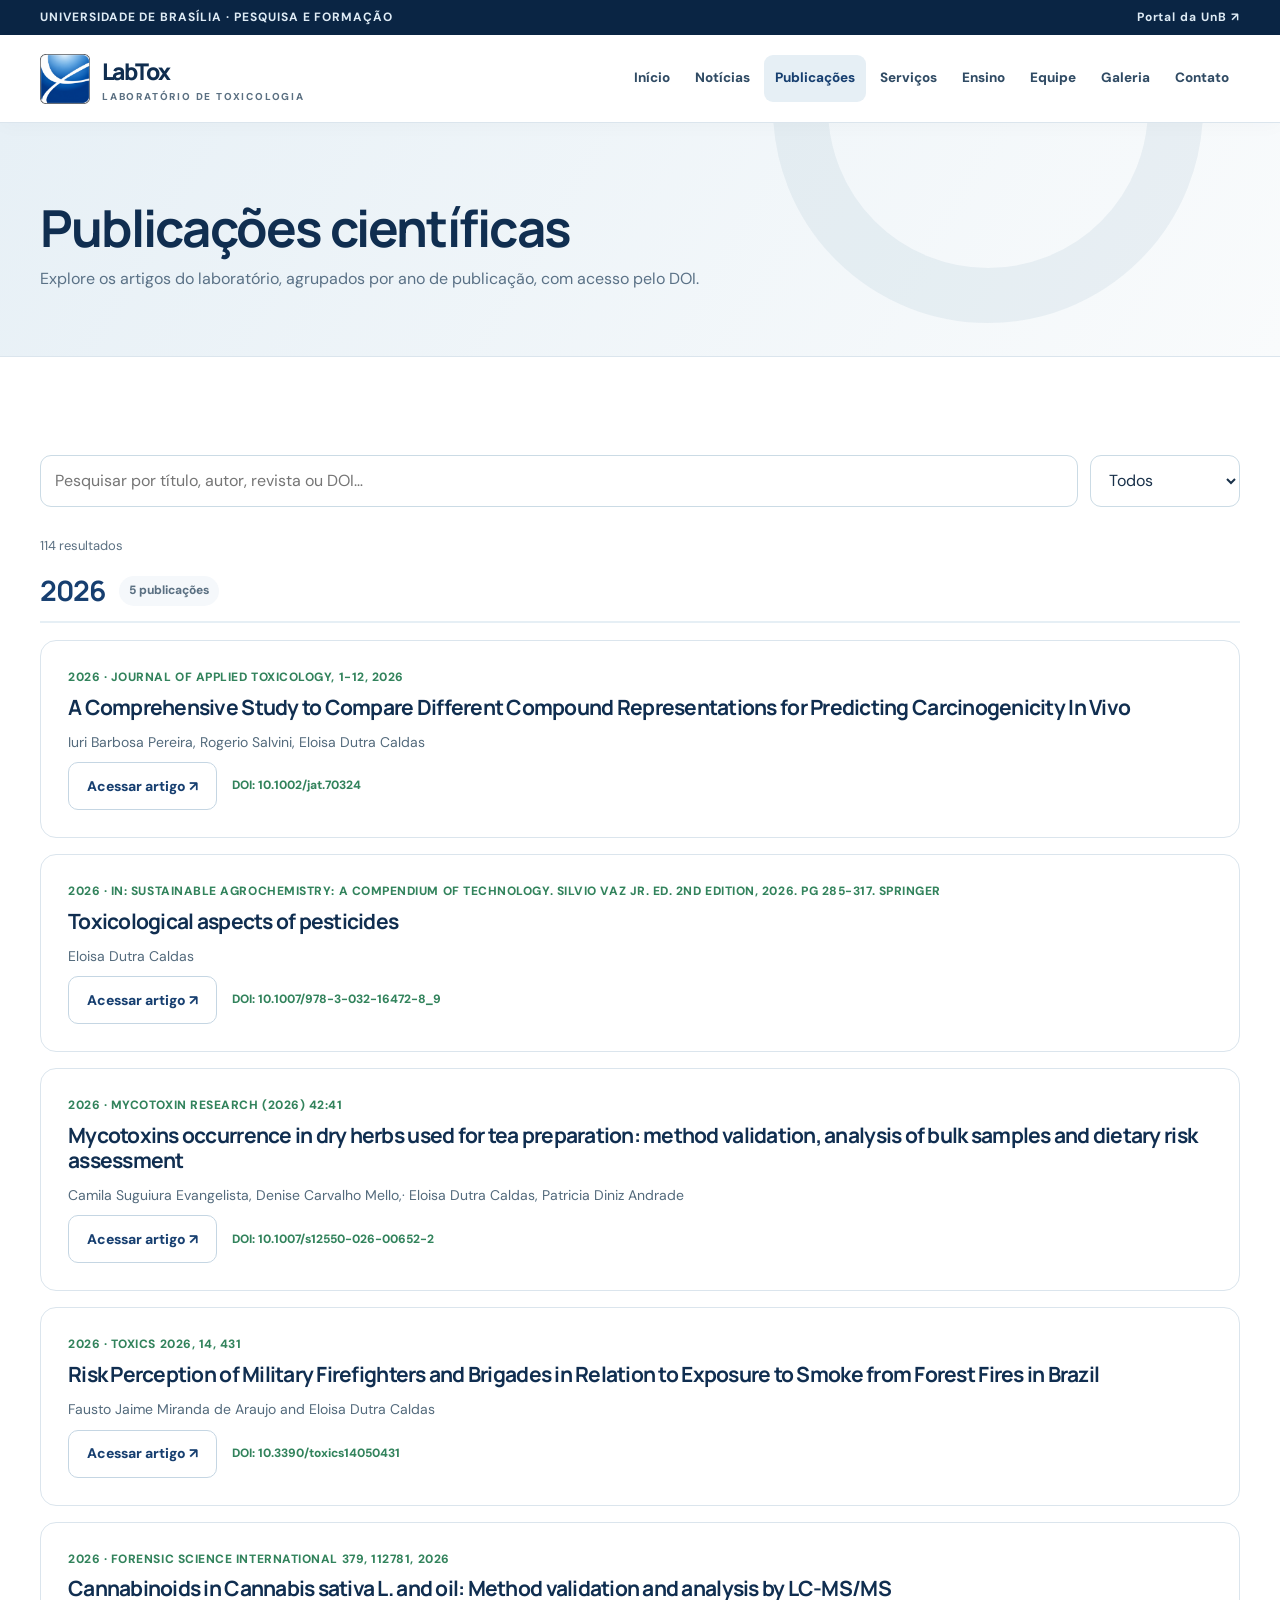
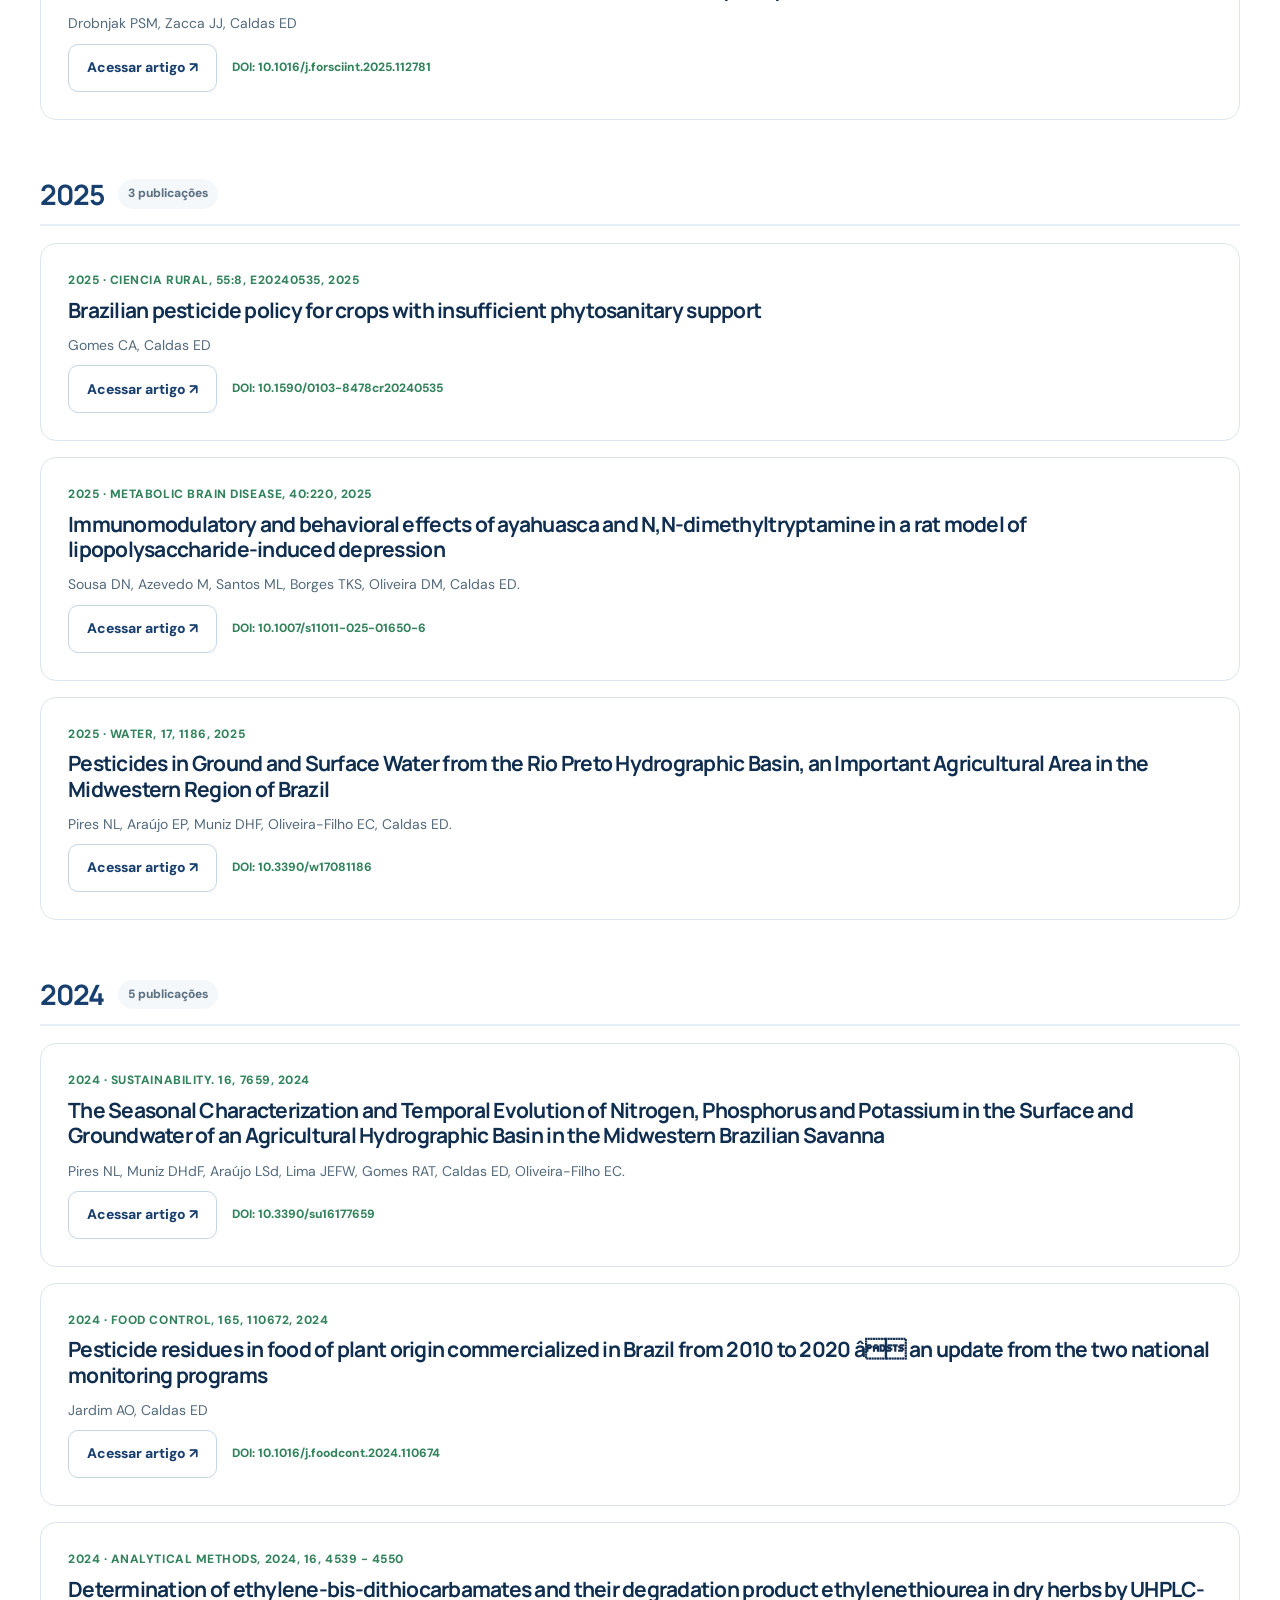
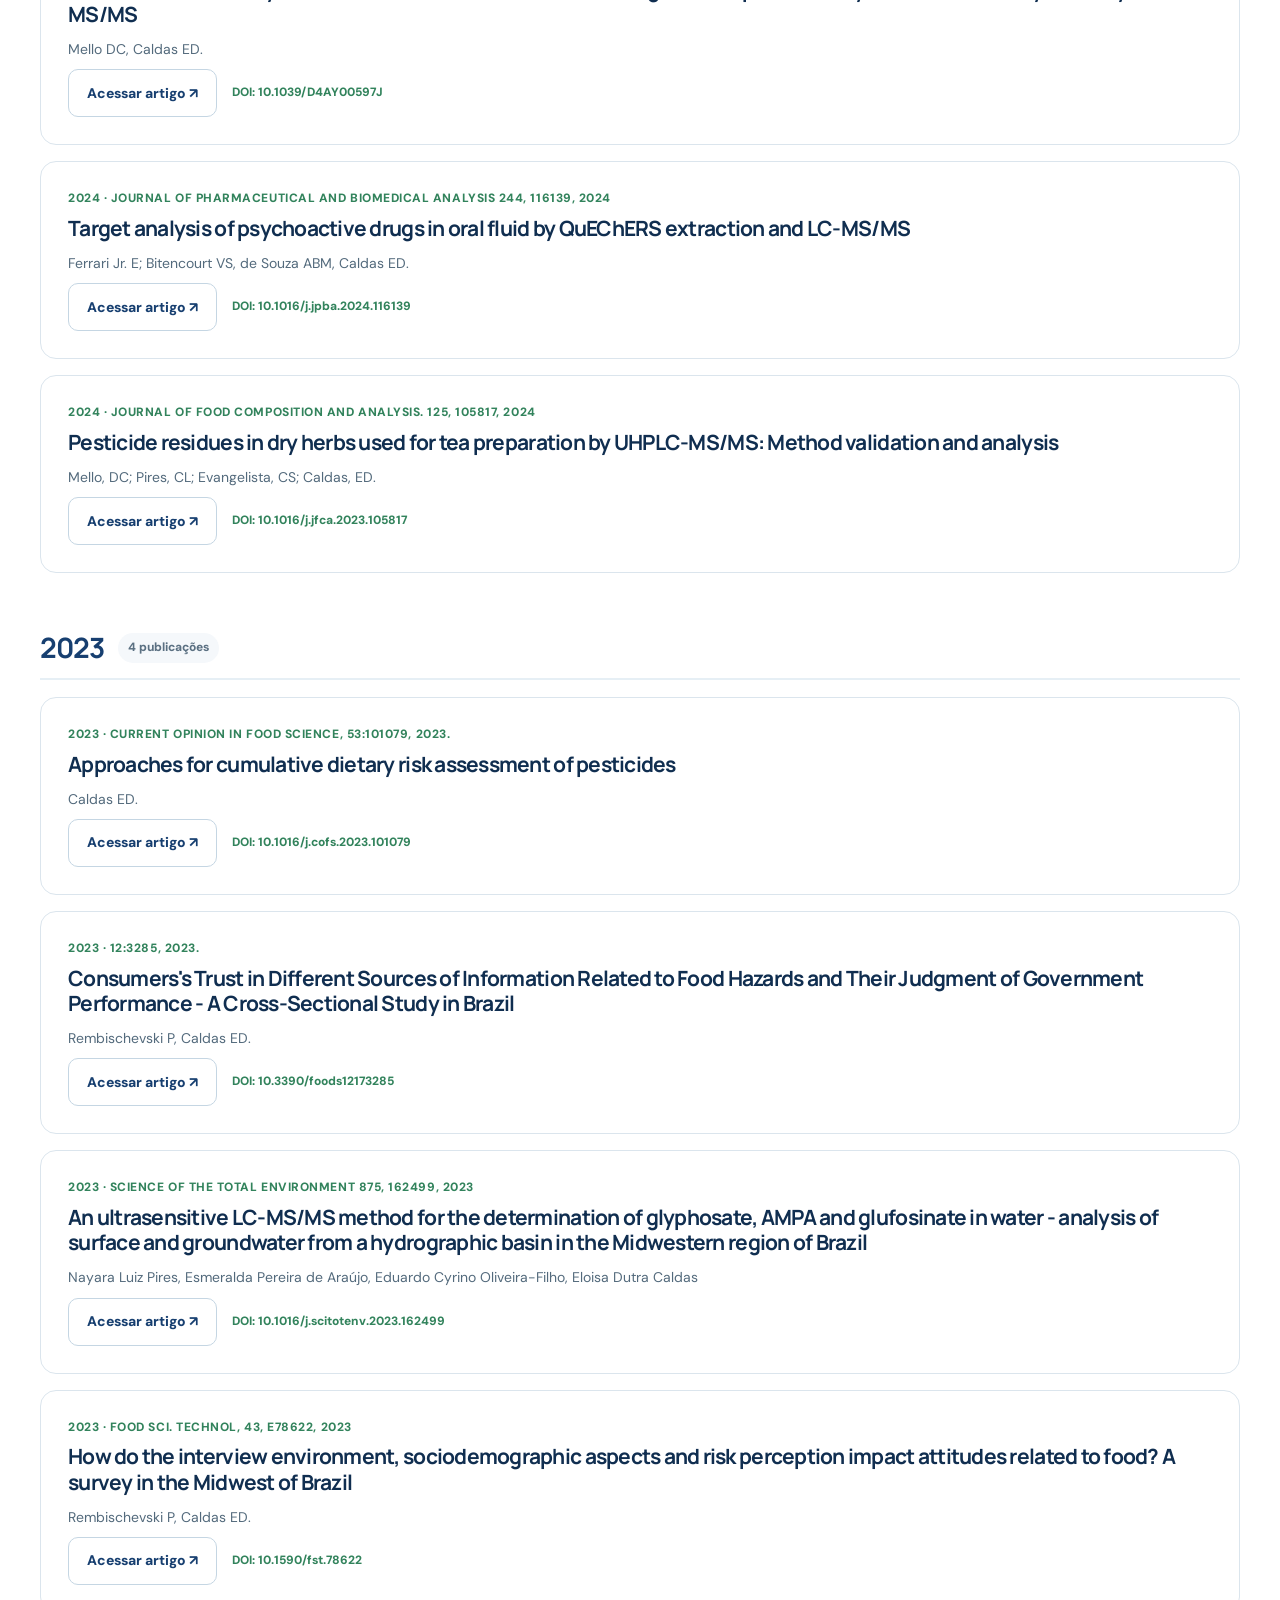
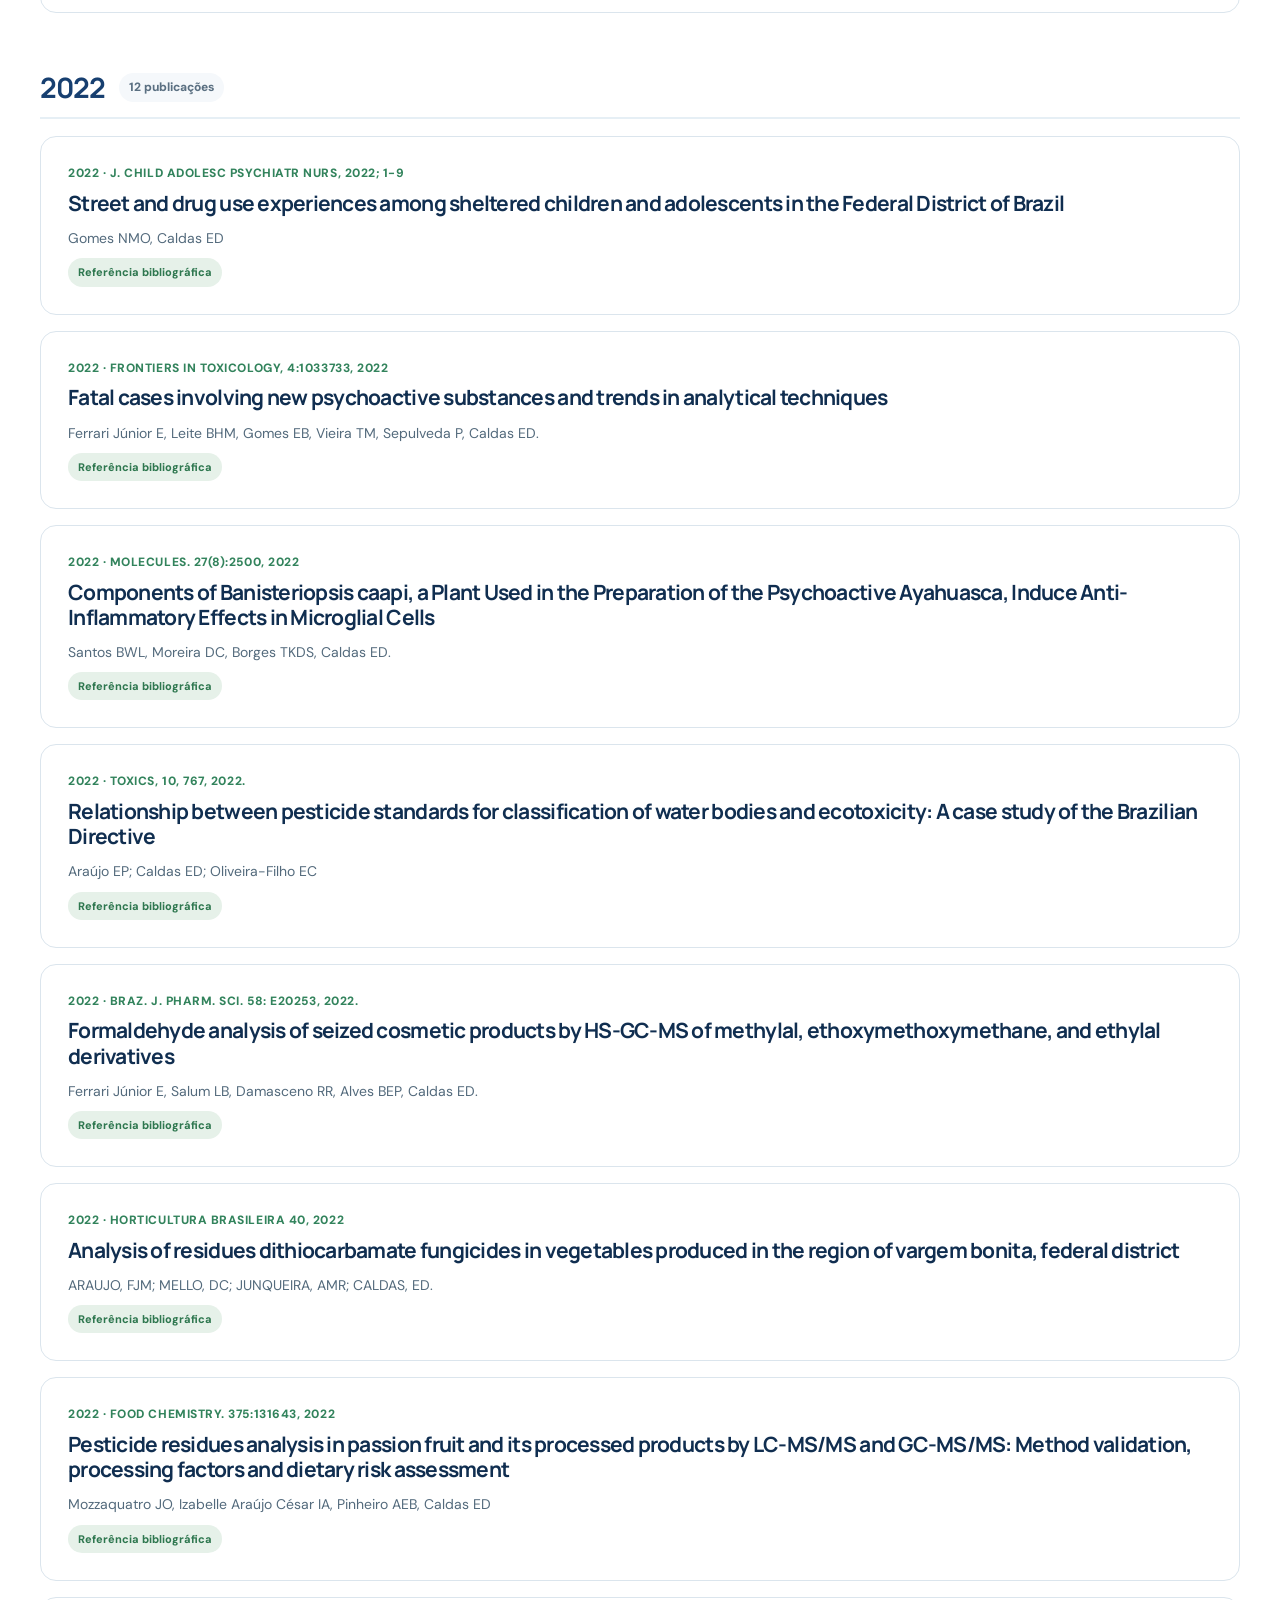
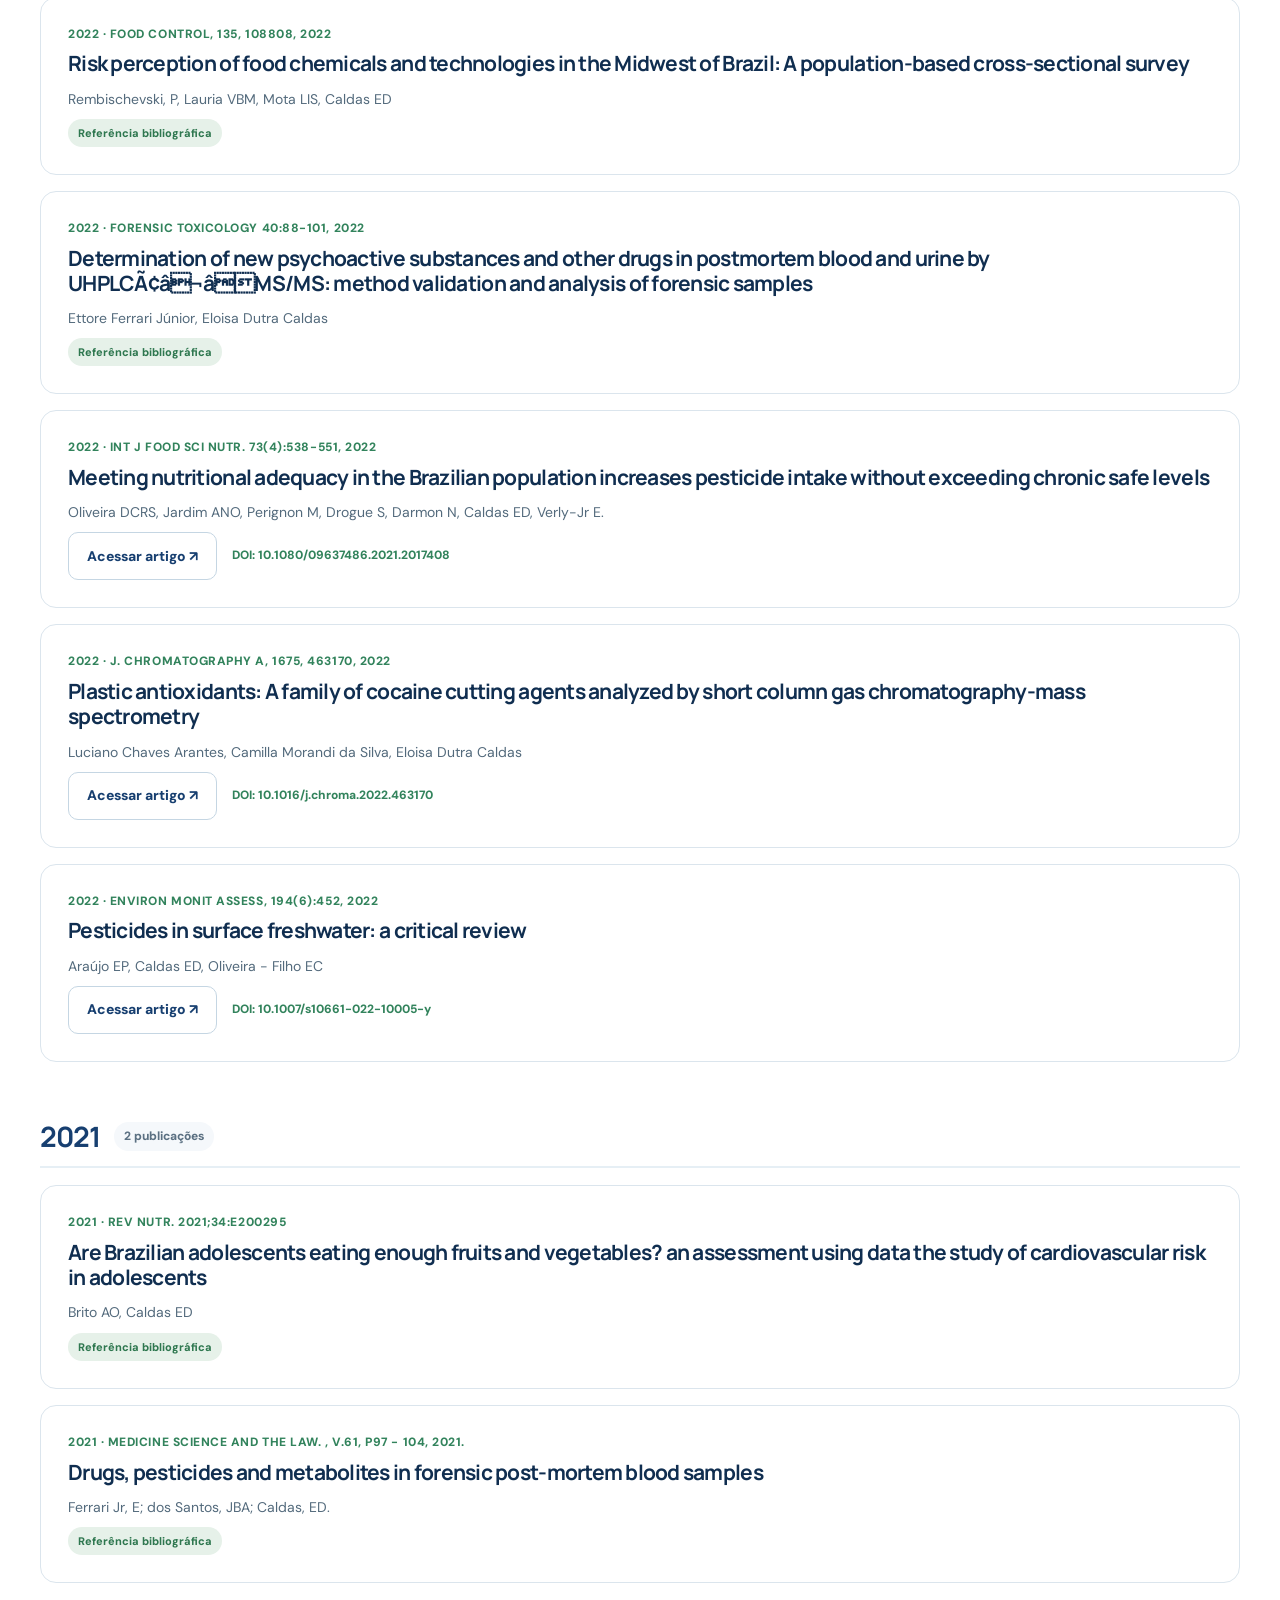
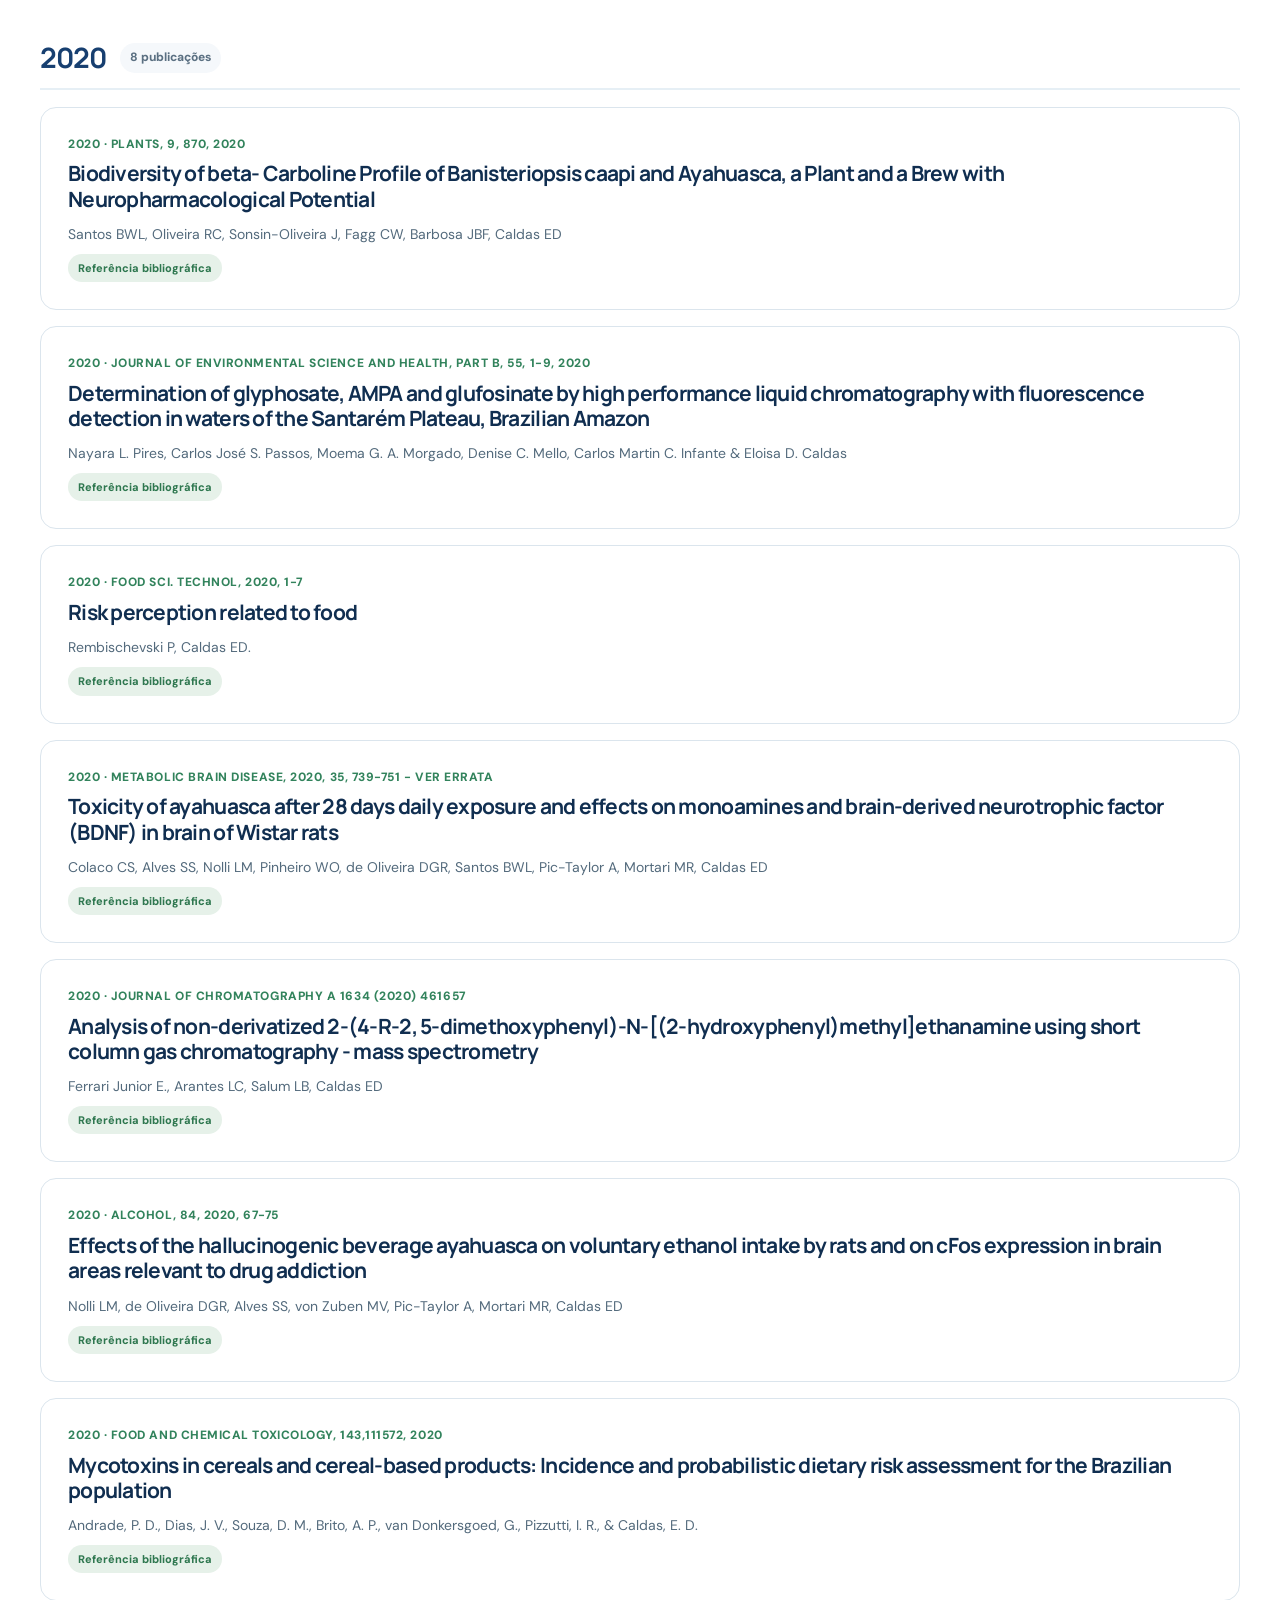
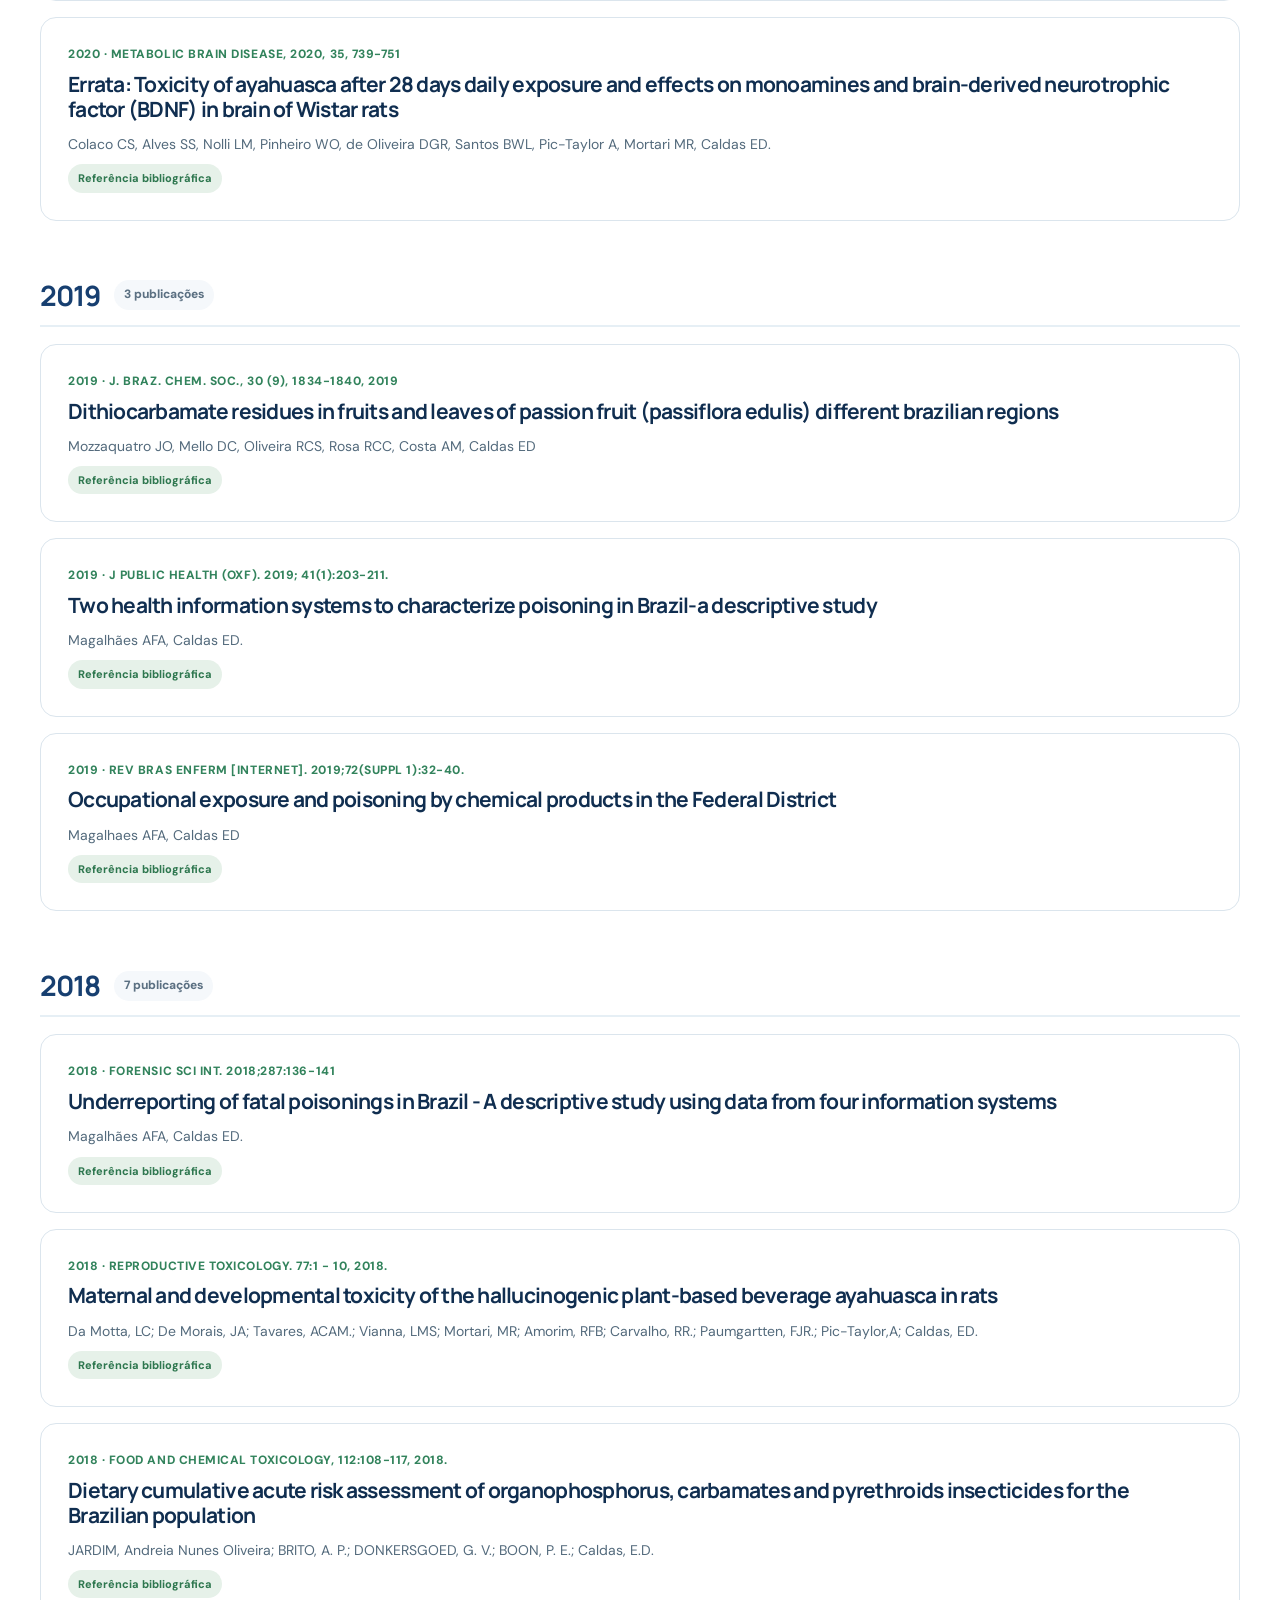
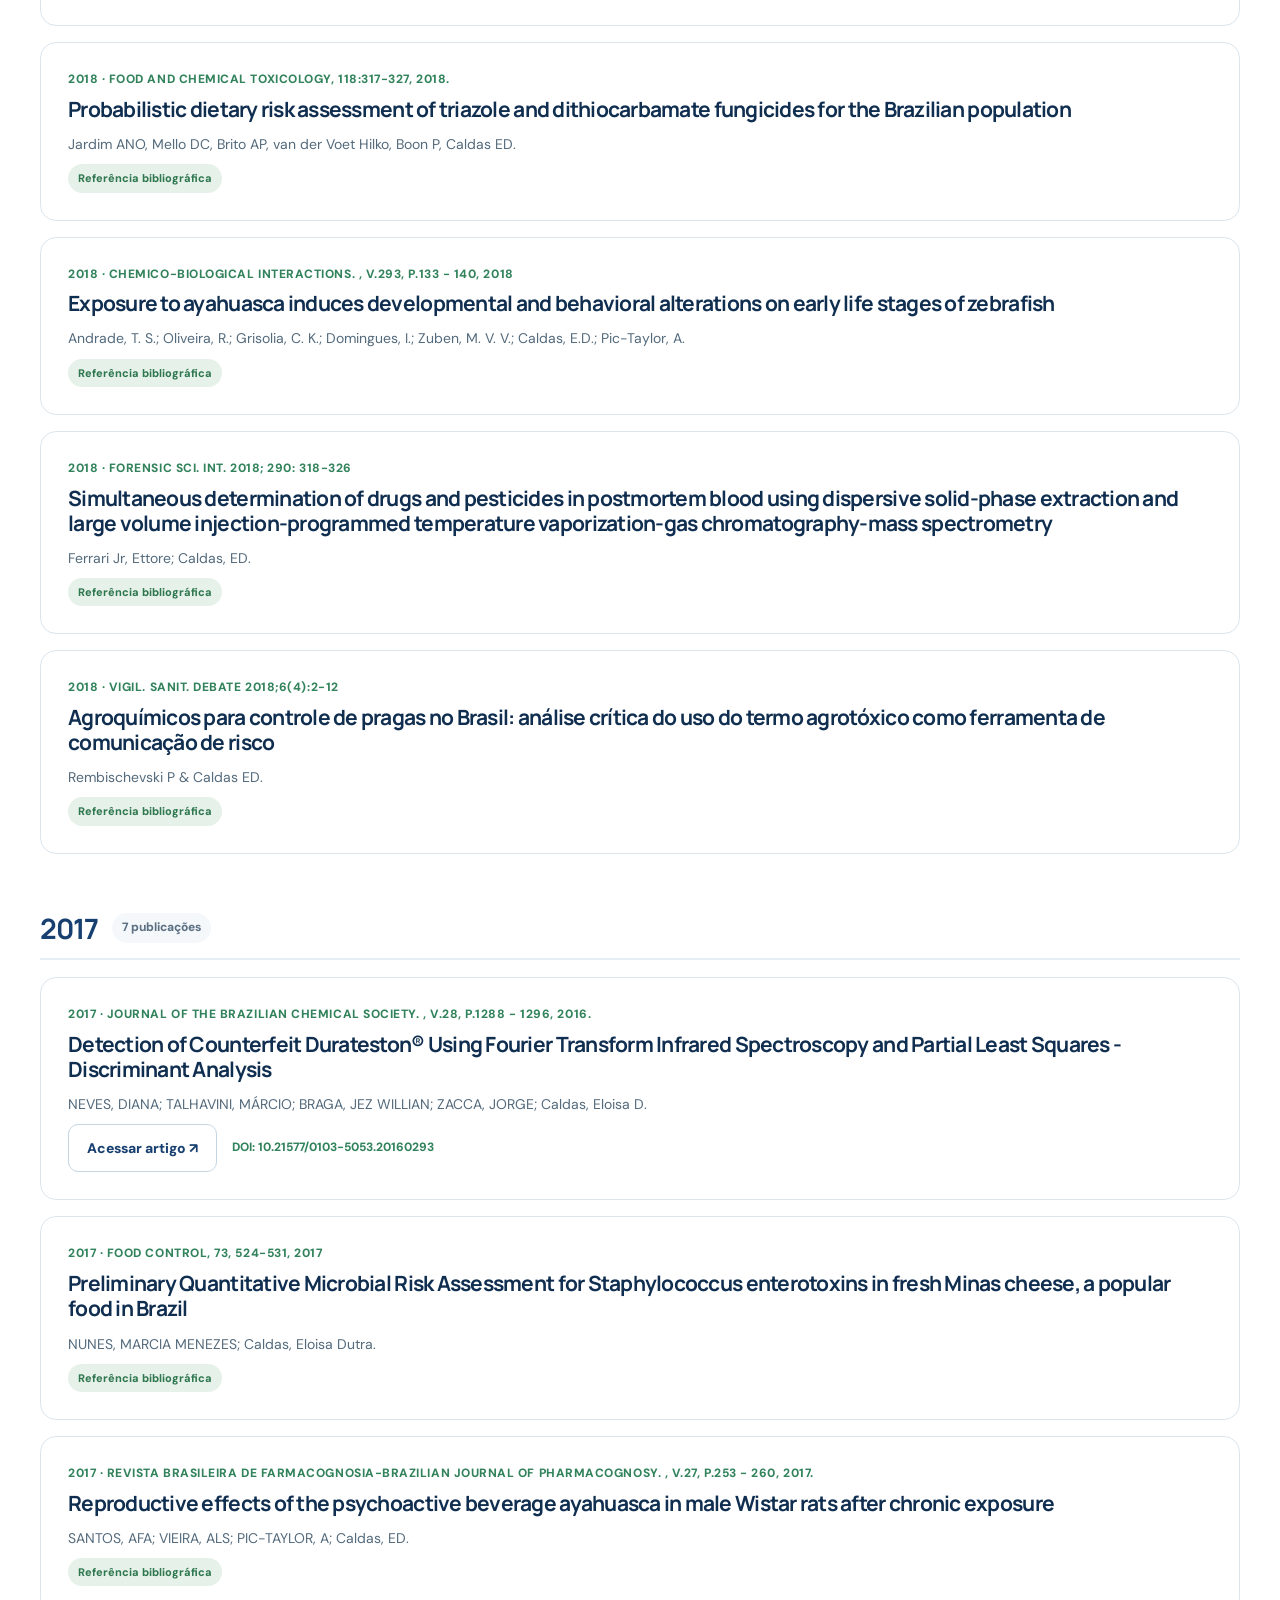
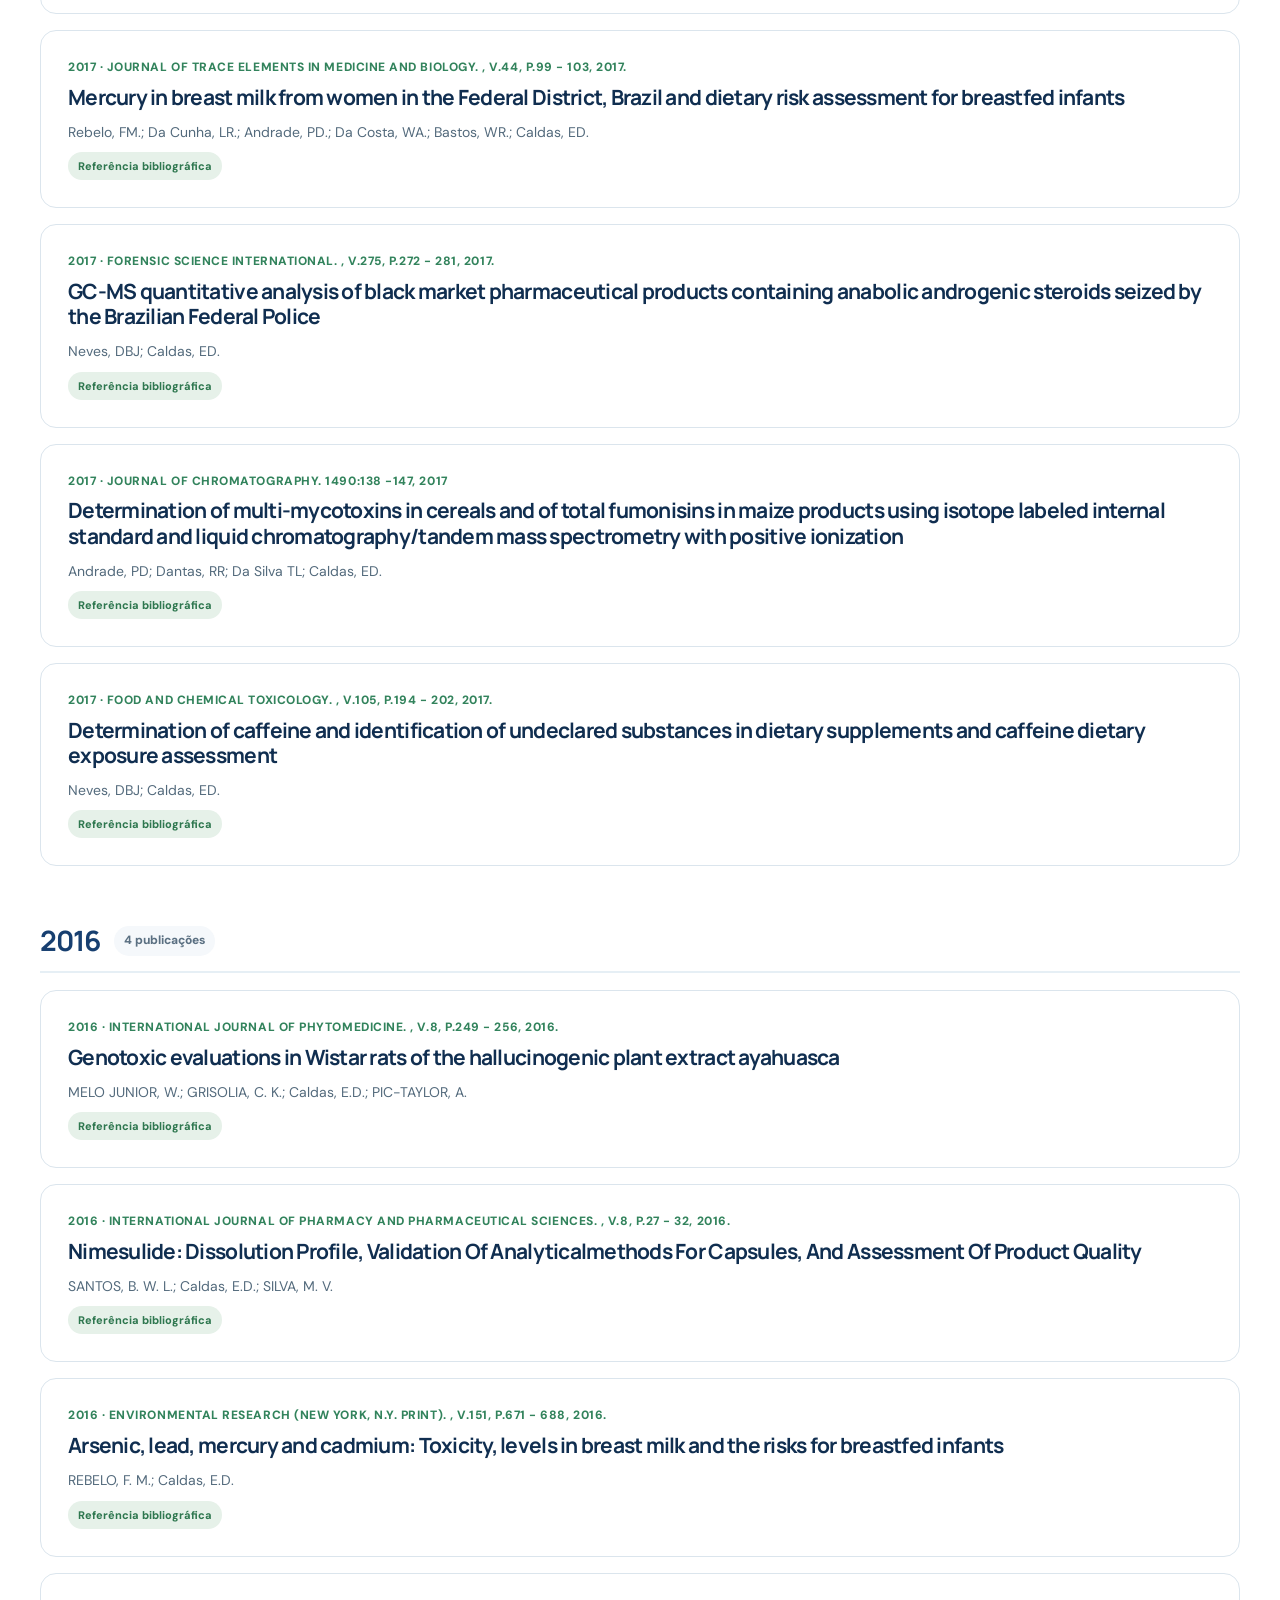
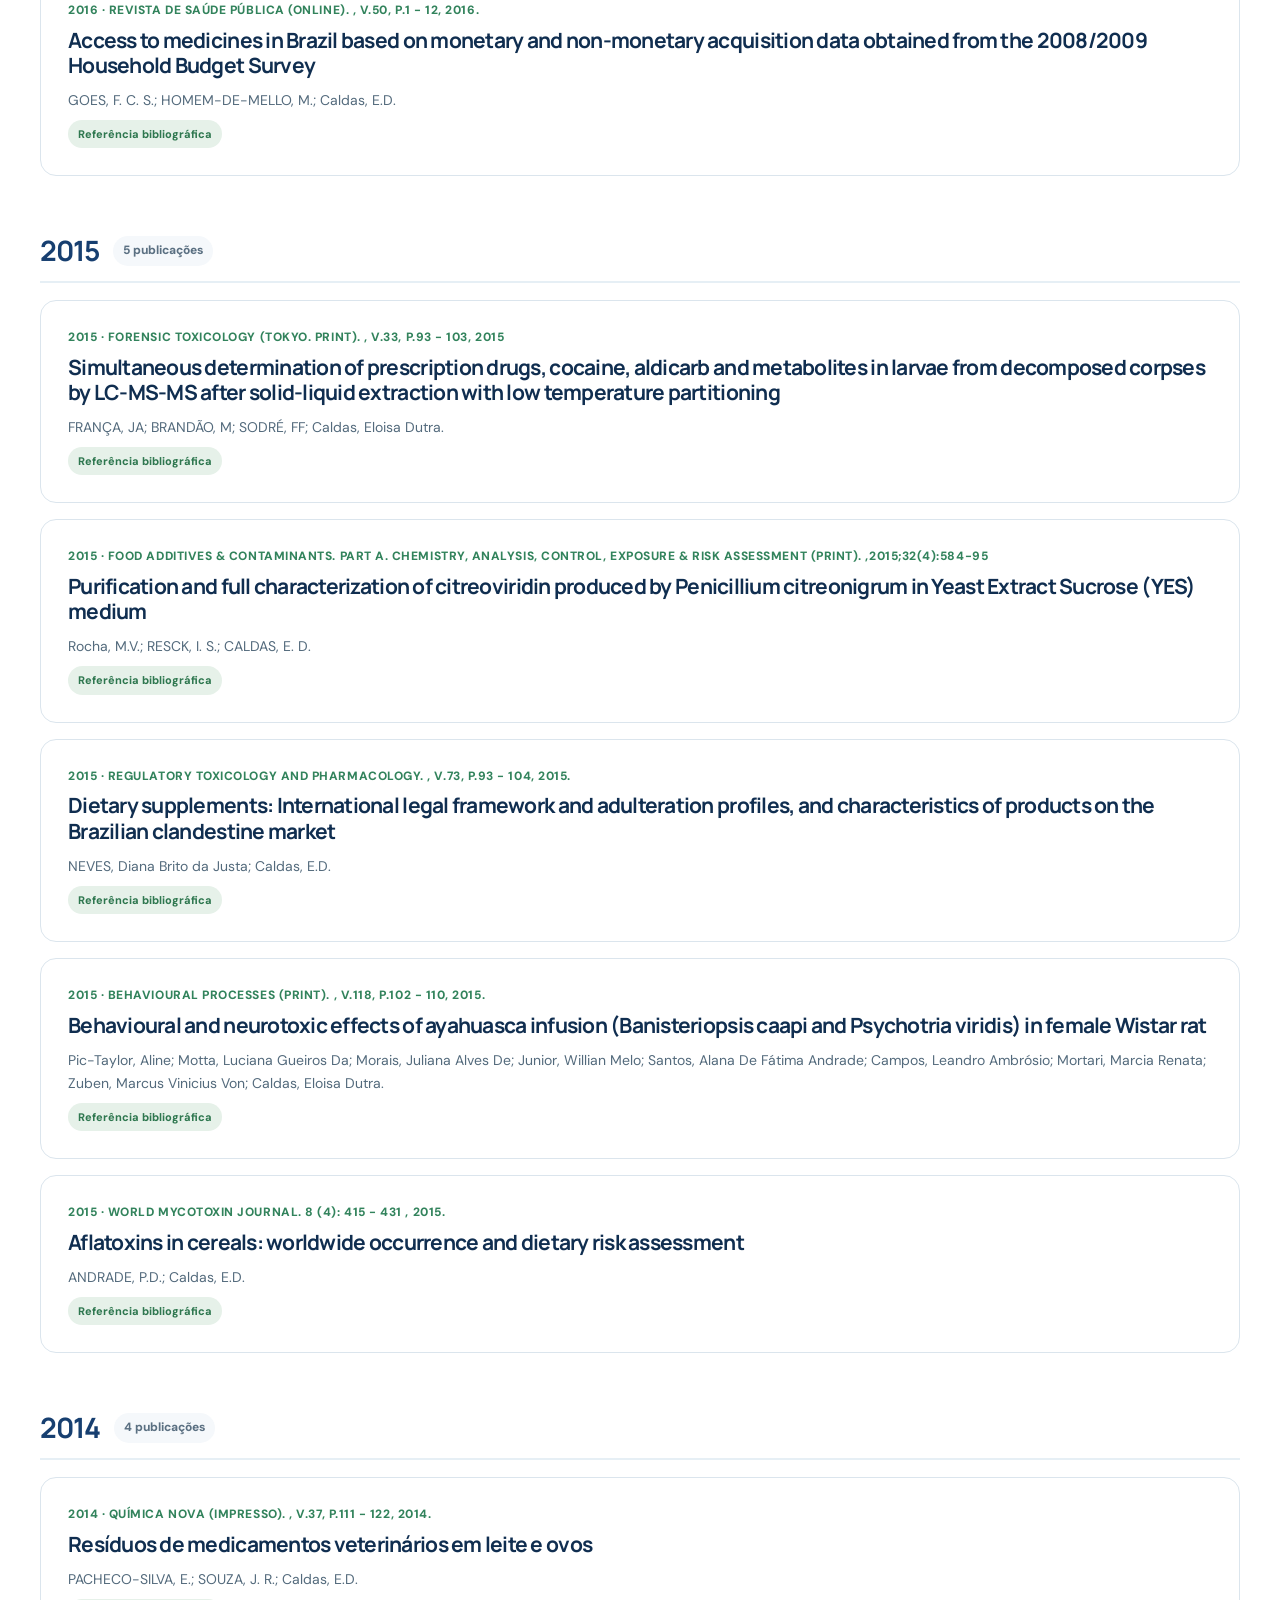
<file: publicacoes.html>
<!doctype html>
<html lang="pt-BR">
<head>
  <meta charset="utf-8">
  <meta name="viewport" content="width=device-width, initial-scale=1">
  <meta name="description" content="Artigos científicos e referências do LabTox.">
  <meta name="theme-color" content="#173f70">
  <title>Publicações | LabTox — Laboratório de Toxicologia</title>
  <link rel="icon" href="assets/favicon.svg" type="image/svg+xml">
  <link rel="stylesheet" href="css/style.css">
  <script defer src="js/config.js"></script>
  <script defer src="js/site.js"></script>
</head>
<body data-page="publicacoes">
  <div id="site-header"></div>
  <main id="main"><section class="page-hero"><div class="container"><div class="breadcrumb"><a href="index.html">Início</a><span aria-hidden="true">/</span>Publicações científicas</div><h1>Publicações científicas</h1><p>Explore os artigos do laboratório, agrupados por ano de publicação, com acesso pelo DOI.</p></div></section><section class="section"><div class="container"><p id="data-warning" class="results-count" role="status"></p><div class="filters"><label class="sr-only" for="search">Pesquisar</label><input id="search" class="filter-input" type="search" placeholder="Pesquisar por título, autor, revista ou DOI…" autocomplete="off"><label class="sr-only" for="filter">Ano</label><select id="filter" class="filter-select" aria-label="Ano"><option value="">Todos</option></select></div><p class="results-count" id="results-count" aria-live="polite"></p><div id="papers-list" class="stack" aria-live="polite">Carregando conteúdo…</div><p id="updated-at" class="results-count" style="margin-top:20px"></p></div></section></main>
  <div id="site-footer"></div>
  <button id="back-top" class="back-top" type="button" aria-label="Voltar ao topo">↑</button>
</body>
</html>
</file>
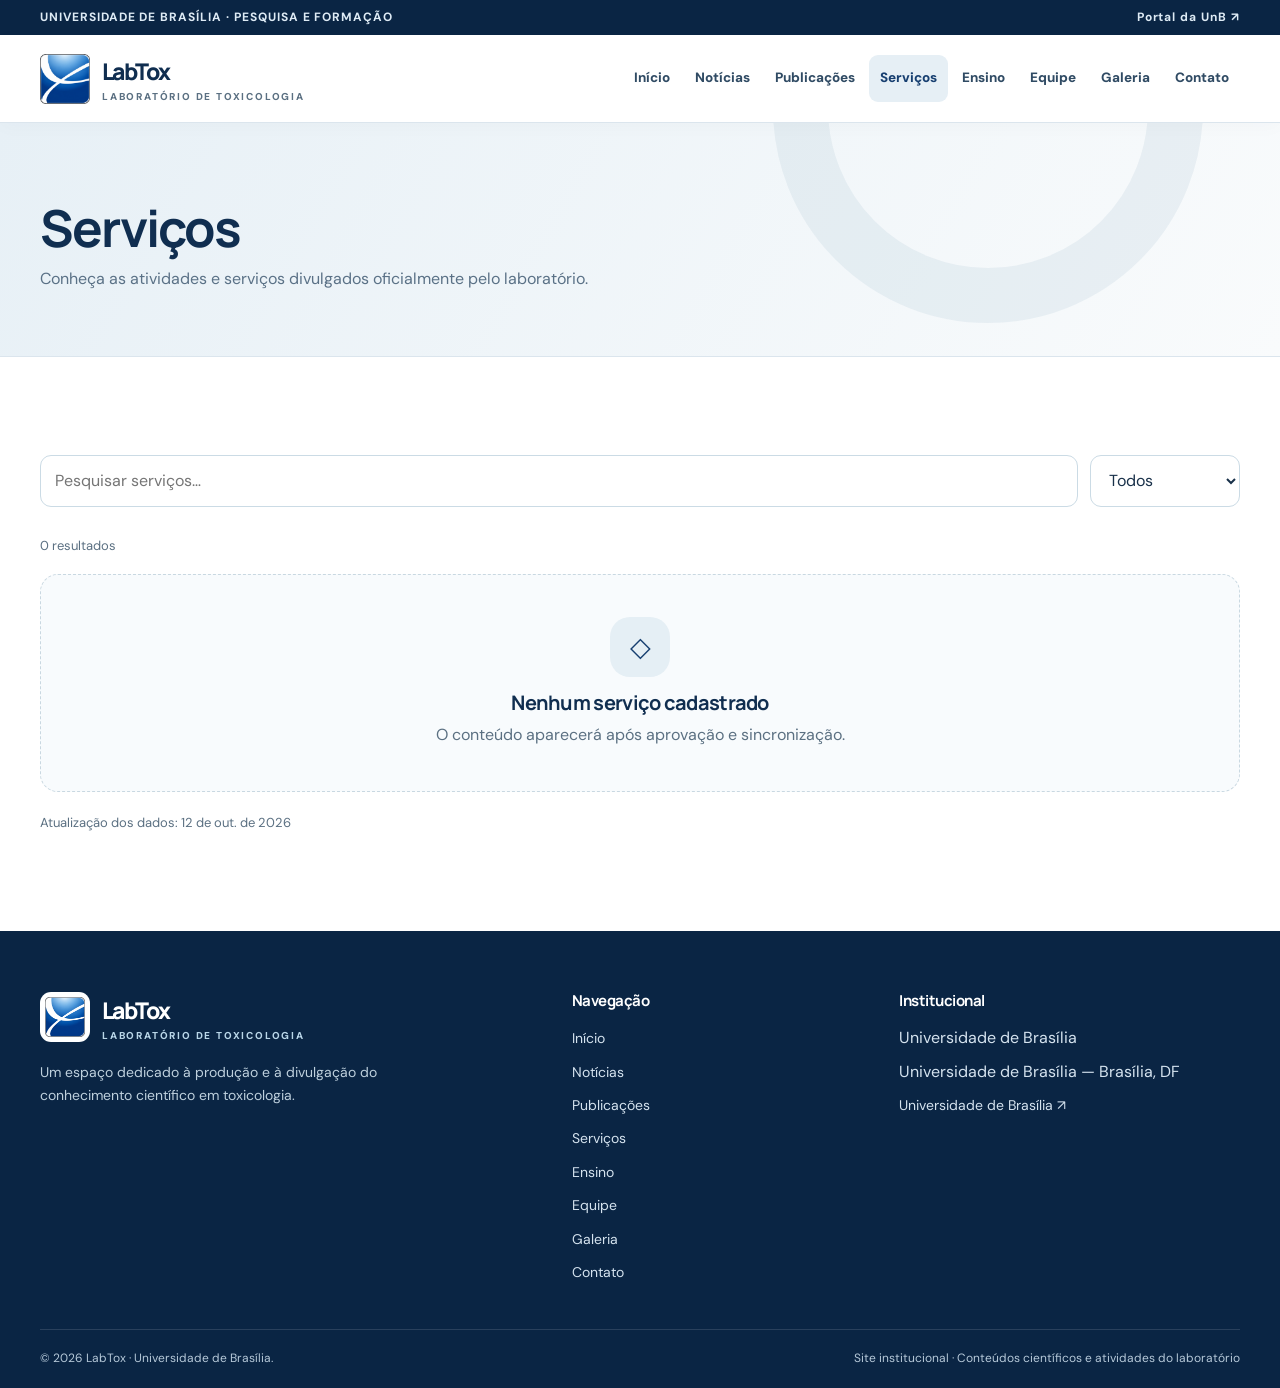
<file: servicos.html>
<!doctype html>
<html lang="pt-BR">
<head>
  <meta charset="utf-8">
  <meta name="viewport" content="width=device-width, initial-scale=1">
  <meta name="description" content="Informações sobre os serviços do Laboratório de Toxicologia.">
  <meta name="theme-color" content="#173f70">
  <title>Serviços | LabTox — Laboratório de Toxicologia</title>
  <link rel="icon" href="assets/favicon.svg" type="image/svg+xml">
  <link rel="stylesheet" href="css/style.css">
  <script defer src="js/config.js"></script>
  <script defer src="js/site.js"></script>
</head>
<body data-page="servicos">
  <div id="site-header"></div>
  <main id="main"><section class="page-hero"><div class="container"><div class="breadcrumb"><a href="index.html">Início</a><span aria-hidden="true">/</span>Serviços</div><h1>Serviços</h1><p>Conheça as atividades e serviços divulgados oficialmente pelo laboratório.</p></div></section><section class="section"><div class="container"><p id="data-warning" class="results-count" role="status"></p><div class="filters"><label class="sr-only" for="search">Pesquisar</label><input id="search" class="filter-input" type="search" placeholder="Pesquisar serviços…" autocomplete="off"><label class="sr-only" for="filter">Categoria</label><select id="filter" class="filter-select" aria-label="Categoria"><option value="">Todos</option></select></div><p class="results-count" id="results-count" aria-live="polite"></p><div id="services-list" class="card-grid" aria-live="polite">Carregando conteúdo…</div><p id="updated-at" class="results-count" style="margin-top:20px"></p></div></section></main>
  <div id="site-footer"></div>
  <button id="back-top" class="back-top" type="button" aria-label="Voltar ao topo">↑</button>
</body>
</html>
</file>
<file: css/style.css>
@import url('https://fonts.googleapis.com/css2?family=DM+Sans:wght@400;500;600;700;800&family=Manrope:wght@400;500;600;700;800&display=swap');
:root{--navy:#173f70;--navy-dark:#102e50;--navy-deep:#0a2544;--green:#32835c;--green-dark:#236946;--mint:#e7f2e9;--light-blue:#e6eff5;--cloud:#f5f8fb;--ink:#183049;--muted:#5b7082;--stroke:#dbe5ed;--white:#fff;--shadow:0 18px 42px rgba(18,55,87,.08);--radius:18px;--max:1200px;--sans:'DM Sans',Arial,sans-serif;--display:'Manrope','DM Sans',Arial,sans-serif}
*{box-sizing:border-box}html{scroll-behavior:smooth}body{margin:0;color:var(--ink);background:#fff;font:16px/1.65 var(--sans);-webkit-font-smoothing:antialiased}a{color:inherit;text-decoration:none}a:hover{color:var(--green)}button,input,select{font:inherit}button{cursor:pointer}img{max-width:100%}.container{width:min(calc(100% - 44px),var(--max));margin:auto}.skip{position:absolute;left:12px;top:-80px;background:#fff;color:#102e50;z-index:200;padding:10px 18px;border-radius:8px}.skip:focus{top:12px}:focus-visible{outline:3px solid #45a17c;outline-offset:3px}.microbar{background:var(--navy-deep);color:#deebf5;font-size:12px;letter-spacing:.08em;font-weight:700}.microbar .container{display:flex;align-items:center;justify-content:space-between;min-height:35px;gap:12px}.microbar a{color:inherit}.microbar a:hover{color:#fff}.header{background:#fff;border-bottom:1px solid var(--stroke);position:sticky;top:0;z-index:90;box-shadow:0 4px 18px rgba(7,39,71,.025)}.header-row{display:flex;align-items:center;justify-content:space-between;min-height:87px;gap:20px}.brand{display:inline-flex;align-items:center;gap:12px;min-width:184px}.brand-icon{width:50px;height:50px;border-radius:14px;background:linear-gradient(145deg,var(--navy) 0 62%,var(--green) 62%);display:grid;place-items:center;color:#fff;box-shadow:0 6px 13px rgba(23,63,112,.12);font:800 20px var(--display);letter-spacing:-.05em}.brand-icon img{width:100%;height:100%;object-fit:contain;border-radius:11px}.brand-copy{display:grid;line-height:1.12}.brand-copy strong{font:800 23px var(--display);letter-spacing:-.07em;color:var(--navy-dark)}.brand-copy strong span{color:var(--navy-dark)}.brand-copy small{font-size:10px;text-transform:uppercase;letter-spacing:.18em;color:var(--muted);font-weight:800;margin-top:4px}.nav{display:flex;align-items:center;gap:3px}.nav a{padding:12px 11px;border-radius:9px;font-size:13.5px;font-weight:800;color:#304b64;transition:background .15s,color .15s}.nav a:hover{background:var(--cloud);color:var(--navy)}.nav a[aria-current="page"]{background:var(--light-blue);color:var(--navy)}.menu-toggle{display:none;border:1px solid var(--stroke);background:#fff;color:var(--navy);border-radius:10px;padding:9px 12px;font-weight:800}.hero{background:linear-gradient(115deg,#0c315b 5%,#173f70 61%,#1a5278);color:#fff;overflow:hidden;position:relative}.hero:before{content:"";position:absolute;width:680px;height:680px;border-radius:50%;border:1px solid #ffffff19;right:-205px;top:-270px;box-shadow:0 0 0 90px #ffffff07,0 0 0 175px #ffffff05}.hero-grid{display:grid;grid-template-columns:1.08fr .92fr;gap:56px;align-items:center;min-height:560px;padding:74px 0 86px;position:relative}.eyebrow{display:inline-flex;align-items:center;gap:10px;color:#b6e0cf;font-size:12px;font-weight:800;letter-spacing:.17em;text-transform:uppercase}.eyebrow:before{content:"";width:29px;height:3px;background:#6dc59d;border-radius:3px}.hero h1{color:#fff;font:800 clamp(38px,4.4vw,65px)/1.12 var(--display);letter-spacing:-.057em;margin:20px 0}.hero h1 em{font-style:normal;color:#a6dfc6}.hero p{max-width:570px;color:#d7e4f1;font-size:17px;margin:0 0 30px}.actions{display:flex;gap:12px;flex-wrap:wrap}.btn{display:inline-flex;align-items:center;justify-content:center;gap:10px;min-height:48px;border-radius:10px;padding:11px 18px;font-size:14px;font-weight:800;border:1px solid transparent;transition:transform .18s,background .18s}.btn:hover{transform:translateY(-2px)}.btn-green{background:#3c996d;color:#fff}.btn-green:hover{background:#2e815a;color:#fff}.btn-outline-light{color:#fff;border-color:#ffffff66;background:#ffffff0b}.btn-outline-light:hover{background:#ffffff20;color:#fff}.btn-outline{color:var(--navy);border-color:#c5d6e3;background:#fff}.btn-outline:hover{background:var(--light-blue)}.hero-visual{position:relative;min-height:380px;display:grid;place-items:center}.science-panel{width:95%;min-height:370px;padding:28px;background:linear-gradient(155deg,#ffffff17,#ffffff08);border:1px solid #ffffff32;backdrop-filter:blur(3px);border-radius:25px;box-shadow:0 32px 50px #071b2d55;transform:rotate(2deg);position:relative;overflow:hidden}.science-panel:before{content:"";position:absolute;inset:-50% 50% 15% -45%;border-radius:50%;background:radial-gradient(circle,#4ed4a138,transparent 67%)}.panel-top{display:flex;justify-content:space-between;align-items:center;border-bottom:1px solid #ffffff30;padding-bottom:17px;color:#cfe7e9;font-size:12px;font-weight:800;letter-spacing:.11em}.dots{display:flex;gap:6px}.dots i{width:8px;height:8px;border-radius:100%;background:#a7d5c1}.dots i:nth-child(2){opacity:.65}.dots i:nth-child(3){opacity:.35}.panel-body{padding:25px 0 5px;display:grid;grid-template-columns:1fr 1fr;gap:13px;position:relative}.stat-visual{border:1px solid #ffffff2c;border-radius:15px;min-height:108px;background:#11396188;padding:18px}.stat-visual .line{width:75%;height:8px;border-radius:5px;background:#c9e0e5;margin:10px 0}.stat-visual .line:nth-child(2){width:58%;background:#78d8ab}.stat-visual .line:nth-child(3){width:87%;opacity:.4}.stat-visual .symbol{font:700 31px var(--display);color:#9fdbbf}.stat-visual.wide{grid-column:1/-1;min-height:113px;display:flex;align-items:center;justify-content:space-around}.bars{display:flex;align-items:end;gap:9px;height:68px}.bars i{width:20px;border-radius:5px 5px 0 0;background:linear-gradient(#7de2b0,#379466)}.bars i:nth-child(1){height:42%}.bars i:nth-child(2){height:70%}.bars i:nth-child(3){height:53%}.bars i:nth-child(4){height:95%}.bars i:nth-child(5){height:68%}.trace{width:150px;height:65px;stroke:#aee7d0;stroke-width:3;fill:none}.float-chip{position:absolute;bottom:5px;left:-18px;display:flex;align-items:center;gap:12px;padding:12px 15px;border-radius:13px;background:#fff;color:var(--navy);font-size:12px;font-weight:800;box-shadow:var(--shadow);transform:rotate(-4deg)}.float-chip b{width:10px;height:10px;border-radius:50%;background:#4aab7a}.section{padding:80px 0}.section-soft{background:var(--cloud)}.section-head{display:flex;align-items:end;justify-content:space-between;gap:24px;margin-bottom:30px}.kicker{font-size:12px;text-transform:uppercase;letter-spacing:.16em;font-weight:800;color:var(--green)}h1,h2,h3,h4{font-family:var(--display);color:var(--navy-dark);line-height:1.2;letter-spacing:-.035em}h2{font-size:clamp(28px,3.1vw,40px);margin:8px 0 12px}h3{font-size:20px}.section-head p{max-width:620px;color:var(--muted);margin:0}.text-link{color:var(--navy);font-weight:800;font-size:14px;display:inline-flex;align-items:center;gap:8px;white-space:nowrap}.text-link:hover{color:var(--green)}.intro-grid{display:grid;grid-template-columns:.9fr 1.1fr;gap:65px;align-items:center}.intro-surface{background:linear-gradient(135deg,#dcebf2,#f3f8fa);border-radius:25px;min-height:340px;position:relative;overflow:hidden;padding:30px;display:flex;align-items:end}.intro-surface:before{content:"";position:absolute;width:310px;height:310px;border:50px solid #a5cbd6;left:-75px;top:-105px;border-radius:50%;opacity:.35}.intro-surface:after{content:"";position:absolute;width:280px;height:280px;border:55px solid #6caa89;right:-105px;bottom:-95px;border-radius:50%;opacity:.29}.intro-label{z-index:1;position:relative;background:var(--navy);color:#fff;padding:22px;border-radius:14px;box-shadow:var(--shadow);width:min(260px,85%)}.intro-label strong{font:800 33px var(--display)}.intro-label span{display:block;color:#dce9f2;font-size:13px;margin-top:2px}.copy p{color:var(--muted);margin:0 0 18px}.card-grid{display:grid;grid-template-columns:repeat(3,minmax(0,1fr));gap:21px}.card{border:1px solid var(--stroke);border-radius:var(--radius);background:#fff;overflow:hidden;box-shadow:0 5px 18px rgba(20,53,80,.025);transition:transform .2s,box-shadow .2s}.card:hover{transform:translateY(-4px);box-shadow:var(--shadow)}.card-top{height:172px;overflow:hidden;background:linear-gradient(135deg,#d7e7ef,#c5ddd6);display:grid;place-items:center;color:#37677b;position:relative}.card-top:after{content:"";position:absolute;width:155px;height:155px;border:22px solid #ffffff65;border-radius:50%;right:-54px;top:-57px}.card-top img{width:100%;height:100%;object-fit:cover;position:relative;z-index:1}.card-top .fallback-icon{position:relative;z-index:1;font:800 45px var(--display);color:var(--navy);opacity:.64}.card-body{padding:23px}.meta{font-size:12px;font-weight:800;color:var(--green);letter-spacing:.045em;text-transform:uppercase}.card-body h3{font-size:19px;margin:9px 0 10px}.card-body p{color:var(--muted);font-size:14px;margin:0 0 17px;line-height:1.6}.card-footer{display:flex;align-items:center;justify-content:space-between;gap:12px;font-size:13px;color:var(--muted)}.mini-link{font-weight:800;color:var(--navy)}.mini-link:hover{color:var(--green)}.cta-band{background:linear-gradient(115deg,#143b69,#225c74);color:#fff;padding:43px;border-radius:24px;display:flex;justify-content:space-between;align-items:center;gap:28px}.cta-band h2{color:#fff;font-size:29px;margin:0 0 7px}.cta-band p{margin:0;color:#dce6ef;max-width:560px}.page-hero{background:linear-gradient(120deg,#e7f0f6,#f9fbfc);border-bottom:1px solid var(--stroke);position:relative;overflow:hidden}.page-hero:after{content:"";position:absolute;width:320px;height:320px;border:55px solid #a3c0d030;border-radius:50%;right:6%;top:-230px}.page-hero .container{position:relative;z-index:1;padding:59px 0 63px}.breadcrumb{color:#647d91;font-size:12px;font-weight:700}.breadcrumb a{color:var(--navy)}.breadcrumb span{padding:0 9px}.page-hero h1{font-size:clamp(35px,4vw,51px);margin:15px 0 8px}.page-hero p{max-width:725px;color:#5a7186;font-size:16px;margin:0}.filters{display:flex;gap:12px;flex-wrap:wrap;margin:0 0 28px}.filter-input,.filter-select{border:1px solid #cbdbe5;border-radius:11px;background:#fff;color:var(--ink);padding:12px 14px;min-height:46px}.filter-input{flex:1;min-width:220px}.filter-select{min-width:150px}.filters :focus{border-color:var(--green);outline:3px solid #32835c26}.results-count{color:var(--muted);font-size:13px;margin:0 0 18px}.stack{display:grid;gap:16px}.paper{border:1px solid var(--stroke);border-radius:16px;background:#fff;padding:27px;transition:box-shadow .2s}.paper:hover{box-shadow:var(--shadow)}.paper h3{margin:7px 0 11px;font-size:21px}.paper .authors{font-size:14px;color:#536a7c;margin:8px 0}.paper .journal{color:#3c5c76;font-size:13px;font-weight:800;margin-bottom:12px}.paper p{margin:8px 0 18px;color:var(--muted);font-size:14px}.paper-actions{display:flex;flex-wrap:wrap;align-items:center;gap:15px}.tag{display:inline-flex;align-items:center;padding:5px 10px;background:#e6f1e9;color:#2e774f;border-radius:99px;font-size:11px;font-weight:800}.empty{border:1px dashed #c9d8e1;background:#f8fbfd;border-radius:18px;padding:42px 25px;text-align:center}.empty .symbol{margin:auto auto 14px;width:60px;height:60px;border-radius:20px;background:#e5eff5;display:grid;place-items:center;color:var(--navy);font-size:27px}.empty h3{margin:0 0 7px}.empty p{color:var(--muted);margin:0 auto;max-width:520px}.team-card{text-align:center}.team-card .card-top{height:230px;background:linear-gradient(140deg,#d9e9ef,#e8f0e8)}.team-card .card-top img{object-position:center 23%}.team-card .card-body{padding:22px}.team-card h3{margin:3px 0 5px;font-size:19px}.team-card .role{color:var(--green);font-size:13px;font-weight:800;margin:0 0 12px}.team-card .desc{font-size:13px;color:var(--muted);min-height:38px}.team-links{display:flex;justify-content:center;gap:12px;flex-wrap:wrap}.team-links a{font-size:12px;font-weight:800;color:var(--navy)}.detail{max-width:870px;margin:auto}.detail img.cover{width:100%;max-height:470px;object-fit:cover;border-radius:19px;margin:10px 0 26px}.article-text{font-size:16px;line-height:1.88;color:#344f64}.article-text h2{font-size:25px;margin-top:30px}.article-text h3{font-size:21px;margin-top:25px}.article-text a{color:var(--green);text-decoration:underline;text-underline-offset:3px}.article-text p{margin:0 0 18px}.article-text ul,.article-text ol{padding-left:25px}.album-grid{display:grid;grid-template-columns:repeat(3,minmax(0,1fr));gap:15px}.album-photo{border-radius:14px;overflow:hidden;border:1px solid var(--stroke);background:var(--cloud);margin:0}.album-photo img{width:100%;height:245px;object-fit:cover;display:block;cursor:zoom-in}.album-photo figcaption{padding:11px 13px;font-size:13px;color:var(--muted)}.lightbox{position:fixed;inset:0;background:#061629ed;z-index:200;display:none;align-items:center;justify-content:center;padding:25px}.lightbox.open{display:flex}.lightbox img{max-width:90vw;max-height:85vh;object-fit:contain}.lightbox button{position:absolute;right:25px;top:20px;background:#ffffff18;border:1px solid #fff7;color:#fff;padding:10px 15px;border-radius:10px}.contact-grid{display:grid;grid-template-columns:1fr 1fr;gap:26px}.info-card{background:var(--cloud);border:1px solid var(--stroke);border-radius:20px;padding:28px}.info-card h3{margin:0 0 13px}.info-card p{color:var(--muted)}.info-card a{color:var(--navy);font-weight:800;overflow-wrap:anywhere}.footer{background:var(--navy-deep);color:#d5e3ef;padding:61px 0 0}.footer-grid{display:grid;grid-template-columns:1.4fr .8fr 1fr;gap:55px}.footer .brand-copy strong{color:#fff}.footer .brand-copy small{color:#b9d6e8}.footer .brand-icon{background:linear-gradient(145deg,#fff,#d7ebe3);color:var(--navy)}.footer p{font-size:14px;color:#bed0dd;max-width:390px;margin:15px 0}.footer h3{font-size:15px;color:#fff;margin:0 0 15px}.footer ul{list-style:none;padding:0;margin:0;display:grid;gap:7px}.footer a:hover{color:#fff}.footer li a{font-size:14px}.footer-bottom{border-top:1px solid #ffffff20;margin-top:44px;padding:19px 0;display:flex;justify-content:space-between;align-items:center;gap:20px;font-size:12px;color:#b6c9d9}.back-top{position:fixed;right:22px;bottom:23px;background:var(--green);color:#fff;border:0;border-radius:12px;min-width:46px;min-height:46px;box-shadow:0 11px 26px #07361c33;display:none;z-index:70;font-size:21px}.back-top.visible{display:block}.sr-only{position:absolute;width:1px;height:1px;overflow:hidden;clip:rect(0,0,0,0);white-space:nowrap}.divider{height:1px;background:var(--stroke);margin:25px 0}
@media(max-width:1060px){.nav a{padding:10px 7px;font-size:12px}.header-row{gap:8px}.hero-grid{gap:24px}.hero-visual{min-height:320px}.science-panel{min-height:330px}}@media(max-width:850px){.header-row{min-height:70px}.menu-toggle{display:inline-flex;align-items:center;gap:9px}.nav{position:absolute;top:100%;left:0;right:0;display:none;flex-direction:column;align-items:stretch;background:#fff;box-shadow:0 16px 28px #133c5a22;padding:13px max(22px,calc((100vw - var(--max))/2)) 20px;border-top:1px solid var(--stroke)}.nav.open{display:flex}.nav a{padding:13px 15px;font-size:14px}.hero-grid{grid-template-columns:1fr;min-height:auto;padding:66px 0 75px}.hero-visual{display:none}.intro-grid{grid-template-columns:1fr;gap:27px}.intro-surface{min-height:270px}.card-grid{grid-template-columns:repeat(2,minmax(0,1fr))}.footer-grid{grid-template-columns:1fr 1fr;gap:30px}.footer-grid>div:first-child{grid-column:1/-1}.album-grid{grid-template-columns:repeat(2,minmax(0,1fr))}}@media(max-width:600px){.container{width:min(calc(100% - 32px),var(--max))}.microbar{font-size:9px}.microbar .container{min-height:30px}.microbar span:last-child{display:none}.brand-icon{height:44px;width:44px}.brand-copy strong{font-size:21px}.header-row{min-height:68px}.hero-grid{padding:55px 0 63px}.hero h1{font-size:37px}.hero p{font-size:15px}.section{padding:58px 0}.section-head{align-items:start;flex-direction:column;gap:10px}.card-grid,.album-grid,.contact-grid{grid-template-columns:1fr}.intro-grid{gap:20px}.paper{padding:20px}.paper h3{font-size:19px}.page-hero .container{padding:42px 0 48px}.cta-band{flex-direction:column;align-items:start;padding:28px}.cta-band h2{font-size:24px}.filters{display:grid;grid-template-columns:1fr}.filter-input,.filter-select{width:100%}.footer-grid{grid-template-columns:1fr;gap:25px}.footer-grid>div:first-child{grid-column:auto}.footer-bottom{align-items:start;flex-direction:column;gap:5px}.album-photo img{height:250px}}
@media(prefers-reduced-motion:reduce){html{scroll-behavior:auto}*,*:before,*:after{transition:none!important;animation:none!important}}

/* LabTox v0.2 — página inicial institucional, carrossel e formulário */
.hero-grid-simple{grid-template-columns:minmax(0,1fr);min-height:490px;padding:79px 0 76px}
.hero-copy{max-width:900px;position:relative;z-index:1}
.hero-copy h1{max-width:850px}
.hero-topics{display:flex;flex-wrap:wrap;gap:10px;margin-top:43px}
.hero-topics span{border:1px solid #ffffff40;border-radius:999px;color:#d8e8f1;padding:6px 15px;font-size:12px;font-weight:800;letter-spacing:.025em;background:#ffffff08}
/* O antigo painel de gráficos era apenas uma ilustração provisória e foi retirado do HTML. */
.news-carousel-shell{position:relative}
.news-track{display:flex;gap:21px;overflow-x:auto;scroll-snap-type:x mandatory;scrollbar-width:none;overscroll-behavior-x:contain;padding:4px 2px 22px;scroll-padding-inline:2px}
.news-track::-webkit-scrollbar{display:none}
.news-track>.card{flex:0 0 calc((100% - 42px)/3);min-width:0;scroll-snap-align:start;scroll-snap-stop:always}
.news-track.news-empty{display:block;overflow:visible;padding-bottom:0}
.news-carousel-toolbar{display:flex;align-items:center;justify-content:space-between;gap:18px;margin:2px 0 0}
.news-carousel-toolbar[hidden]{display:none}
.news-status{font-size:13px;color:var(--muted);font-weight:800}
.news-carousel-arrows{display:flex;gap:9px}
.news-carousel-arrows button{display:grid;place-items:center;width:44px;height:44px;background:#fff;border:1px solid #c6d8e4;border-radius:11px;color:var(--navy);font-size:22px;line-height:1}
.news-carousel-arrows button:hover:not(:disabled){background:var(--light-blue)}
.news-carousel-arrows button:disabled{opacity:.35;cursor:not-allowed}
.news-dots{display:flex;justify-content:center;gap:7px;margin-top:-36px;min-height:15px;pointer-events:none}
.news-dots .news-dot{pointer-events:auto;cursor:pointer;display:block;border:0;background:#afc4d1;width:8px;height:8px;border-radius:99px;padding:0;transition:width .2s,background .2s}
.news-dots .news-dot[aria-current="true"]{width:24px;background:var(--green)}
.news-dots:empty{display:none}
.publication-year + .publication-year{margin-top:42px}
.publication-year-heading{display:flex;align-items:center;gap:14px;border-bottom:2px solid var(--light-blue);padding-bottom:13px;margin-bottom:17px}
.publication-year-heading h2{font-size:28px;margin:0;color:var(--navy)}
.publication-year-heading span{font-size:12px;font-weight:800;color:var(--muted);background:var(--cloud);padding:5px 10px;border-radius:999px}
.contact-layout{display:grid;grid-template-columns:minmax(0,1.55fr) minmax(285px,.85fr);gap:28px;align-items:start}
.contact-details{display:grid;gap:20px}
.contact-form-card{padding:38px;background:#fff;border:1px solid var(--stroke);border-radius:23px;box-shadow:var(--shadow)}
.contact-form-card h2{font-size:clamp(25px,2.6vw,34px);margin:8px 0 12px}
.contact-intro{margin:0 0 28px;color:var(--muted)}
.form-row{display:grid;grid-template-columns:1fr 1fr;gap:16px}
.form-field{display:grid;gap:7px;margin:0 0 17px}
.form-field label{font-size:13px;font-weight:800;color:var(--ink)}
.form-field label span{color:var(--green)}
.form-field input,.form-field select,.form-field textarea{width:100%;background:#fff;border:1px solid #c7d8e3;border-radius:10px;color:var(--ink);padding:12px 14px;font:inherit;font-size:14px;min-height:47px}
.form-field textarea{resize:vertical;min-height:145px}
.form-field :focus{outline:3px solid #32835c28;border-color:var(--green)}
.privacy-note{display:flex;align-items:flex-start;gap:10px;font-size:12px;color:var(--muted);line-height:1.6;margin:3px 0 23px}
.privacy-note input{margin-top:3px;accent-color:var(--green)}
.contact-submit{min-width:190px}
.form-footnote{color:var(--muted);font-size:12px;margin:15px 0 0}
.contact-email{font:800 20px var(--display);overflow-wrap:anywhere}
.contact-email a{color:var(--green)}
.contact-details .info-card{padding:28px}
.form-honeypot{position:absolute!important;left:-10000px!important;width:1px!important;height:1px!important;overflow:hidden!important}
.thanks-card{background:var(--cloud);border:1px solid var(--stroke);border-radius:20px;padding:35px;max-width:750px}
.thanks-card p{color:var(--muted);margin:0 0 23px}
.thanks-card a:not(.btn){color:var(--green);text-decoration:underline}
@media(max-width:990px){.news-track>.card{flex-basis:calc((100% - 21px)/2)}.contact-layout{grid-template-columns:1fr}.contact-details{grid-template-columns:1fr 1fr}}
@media(max-width:600px){.hero-grid-simple{padding:62px 0;min-height:430px}.hero-topics{margin-top:30px}.news-track>.card{flex-basis:calc(100% - 4px)}.news-carousel-toolbar{margin-top:0}.news-dots{margin-top:-33px}.contact-form-card{padding:23px 19px}.form-row,.contact-details{grid-template-columns:1fr}.publication-year-heading h2{font-size:25px}}
@media(prefers-reduced-motion:reduce){.news-track{scroll-behavior:auto}}

/* Ajuste para listas curtas e ocultação de controles sem rolagem */
@media(min-width:991px){.news-track[data-count="2"]>.card{flex-basis:calc((100% - 21px)/2)}.news-track[data-count="1"]>.card{flex-basis:min(100%,380px)}}
.news-dots[hidden]{display:none}


/* LabTox: logotipo mantém os ajustes responsivos da v0.3.
   Os fundos dos títulos permanecem com as cores institucionais originais. */
.brand-icon{flex:0 0 auto;overflow:visible}
.brand-icon:has(img){background:transparent;box-shadow:none;border-radius:0}
.brand-icon img{display:block;width:100%;height:100%;object-fit:contain;border-radius:0}
.footer .brand-icon:has(img){background:#fff;box-shadow:none;padding:5px;border-radius:11px}
.brand--horizontal{min-width:0}
.brand--horizontal .brand-icon{width:clamp(134px,15vw,190px);height:56px}
.brand--horizontal .brand-copy{display:none}
.footer .brand--horizontal .brand-icon{width:min(190px,100%);height:62px}
@media(max-width:600px){.brand--horizontal .brand-icon{width:148px;height:47px}}


/* Organização da equipe por vínculo institucional. */
.team-section + .team-section { margin-top: 56px; padding-top: 36px; border-top: 1px solid var(--border, #dbe5eb); }
.team-section .section-head { margin-bottom: 22px; }
/* Controles cronológicos compatíveis com o filtro já existente. */
#album-order, #photo-order { min-width: 205px; }


/* Remover Início / Nome da página */
.breadcrumb {
    display: none;
}

/* Deixar LabTox totalmente branco no rodapé */
.footer .brand-copy strong,
.footer .brand-copy strong span {
    color: #ffffff !important;
}
</file>
<file: css/contato-localizacao.css>
/* Contato LabTox: formulário e informações lado a lado, mapa abaixo. */
.contact-main-section{background:var(--cloud,#f5f8fb);padding:60px 0 80px}
.contact-top-grid{display:grid;grid-template-columns:minmax(0,1.35fr) minmax(310px,.85fr);align-items:start;gap:28px}
.contact-main-section .contact-form-card,.contact-main-section .contact-location-details{background:#fff;border:1px solid var(--stroke,#dbe5ed);border-radius:22px;box-shadow:0 12px 32px rgba(15,44,74,.055);min-width:0}
.contact-main-section .contact-form-card{padding:clamp(24px,3vw,38px)}
.contact-location-details{padding:clamp(24px,3vw,35px)}
.contact-location-details h2{font-size:clamp(25px,2.5vw,34px);margin:9px 0 13px;color:var(--navy-dark,#102e50)}
.contact-location-lead{color:var(--muted,#5b7082);margin:0 0 28px;font-size:14px;line-height:1.7}
.contact-location-list{list-style:none;display:grid;gap:25px;margin:0;padding:0}
.contact-location-list li{display:flex;align-items:flex-start;gap:15px;min-width:0;color:var(--ink,#183049)}
.contact-location-icon{width:25px;height:25px;flex:0 0 25px;color:#2469b6;margin-top:4px}
.contact-location-list strong{display:block;font-size:13px;color:var(--navy,#173f70);margin:0 0 4px}
.contact-location-list address{font-style:normal;line-height:1.65;font-size:14px}
.contact-location-list a{color:var(--navy-dark,#102e50);font-size:16px;overflow-wrap:anywhere}
.contact-location-list a:hover{text-decoration:underline;text-underline-offset:3px}
.contact-map-section{margin-top:34px}
.contact-map-header{display:flex;justify-content:space-between;align-items:end;gap:18px;margin:0 0 18px}
.contact-map-header h2{margin:7px 0 5px;font-size:clamp(26px,2.6vw,33px)}
.contact-map-header p{margin:0;color:var(--muted,#5b7082);font-size:14px}
.contact-map-open{display:inline-flex;align-items:center;justify-content:center;gap:8px;white-space:nowrap;padding:10px 14px;background:#fff;border:1px solid var(--stroke,#dbe5ed);border-radius:10px;font-size:13px;font-weight:800;color:var(--navy,#173f70)}
.contact-map-open:hover{background:var(--light-blue,#e6eff5)}
.contact-location-map{width:100%;height:410px;overflow:hidden;position:relative;border:1px solid var(--stroke,#dbe5ed);border-radius:20px;background:var(--light-blue,#e6eff5);box-shadow:0 10px 28px rgba(15,44,74,.07)}
.contact-location-map iframe{display:block;width:100%;height:100%;border:0}
@media(max-width:980px){.contact-top-grid{grid-template-columns:1fr}.contact-location-details{padding:28px}.contact-location-list{grid-template-columns:repeat(3,minmax(0,1fr));gap:18px}.contact-location-list li{gap:10px}.contact-location-icon{width:21px;height:21px;flex-basis:21px}}
@media(max-width:650px){.contact-main-section{padding:42px 0 58px}.contact-top-grid{gap:19px}.contact-main-section .contact-form-card{padding:23px 19px}.contact-location-details{padding:24px 20px}.contact-location-list{grid-template-columns:1fr;gap:22px}.contact-location-list li{gap:13px}.contact-map-section{margin-top:35px}.contact-map-header{align-items:start;flex-direction:column}.contact-map-open{width:100%}.contact-location-map{height:310px}}
</file>
